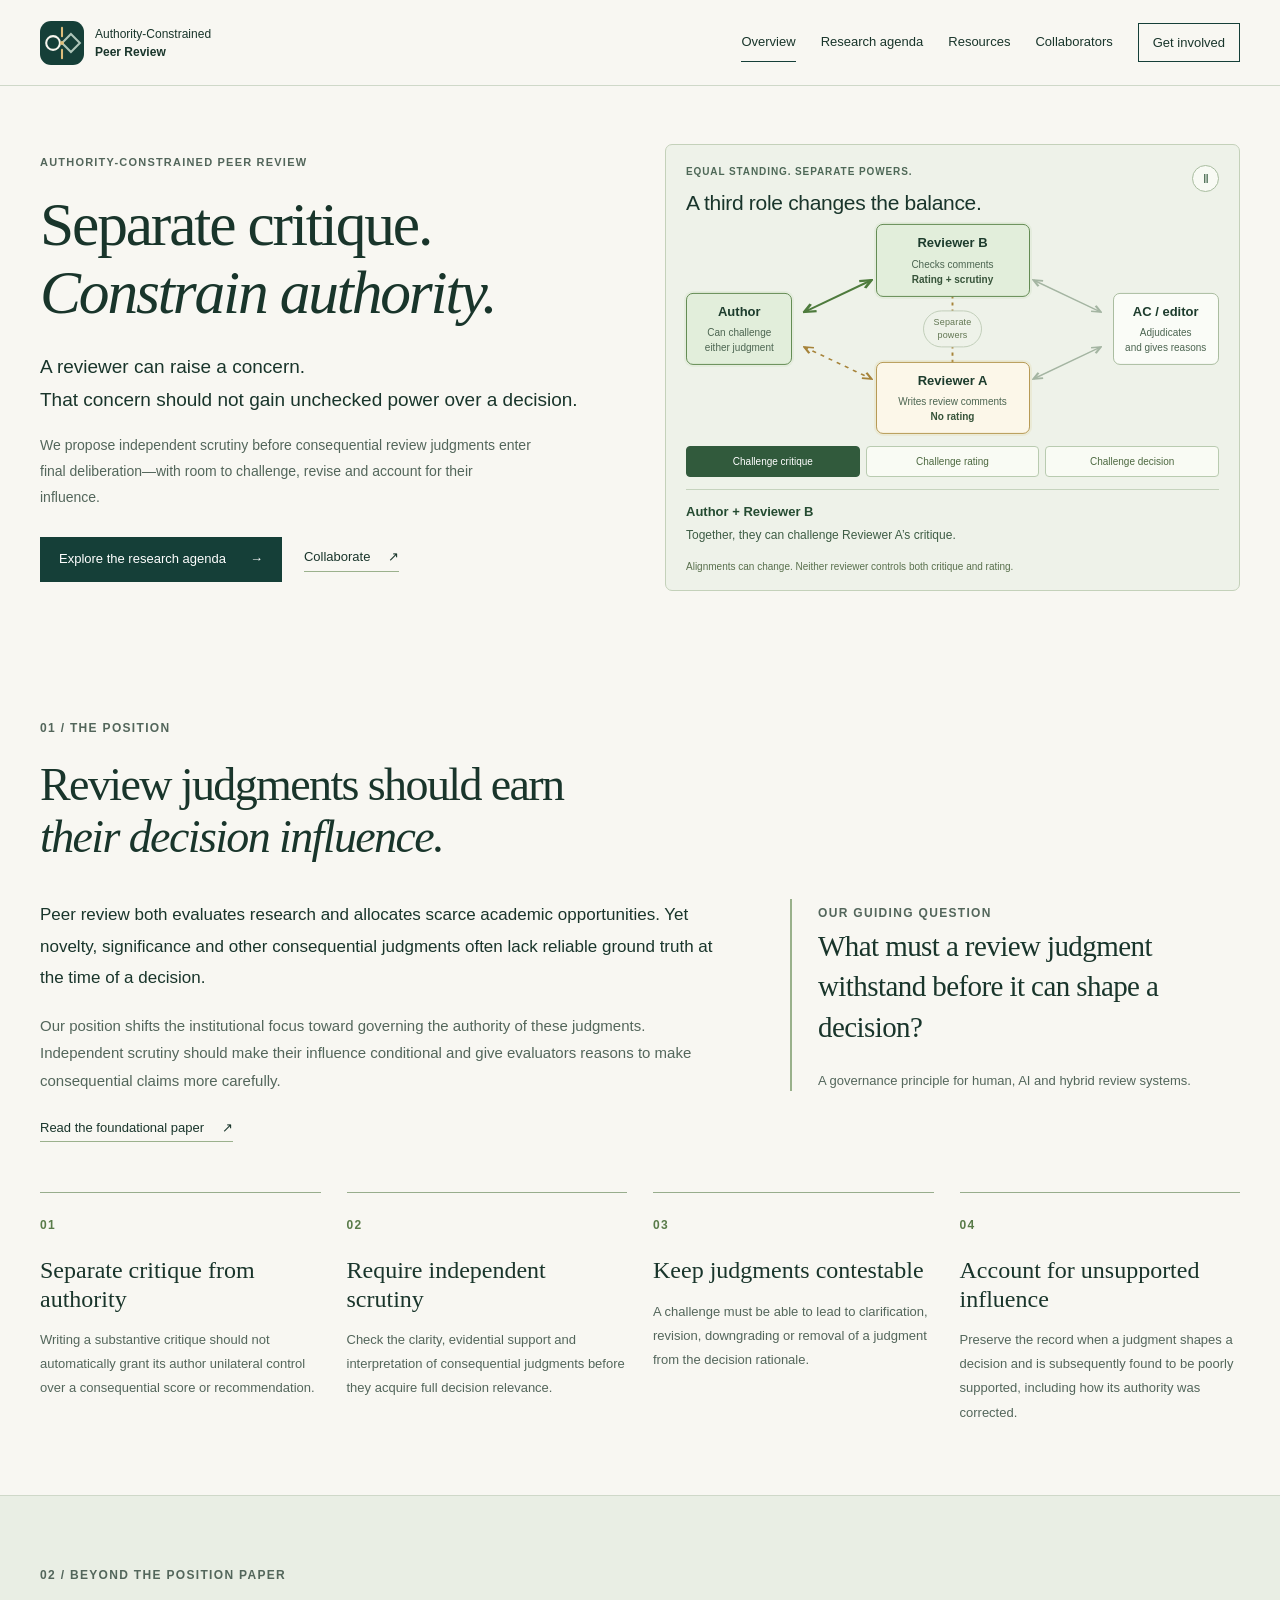
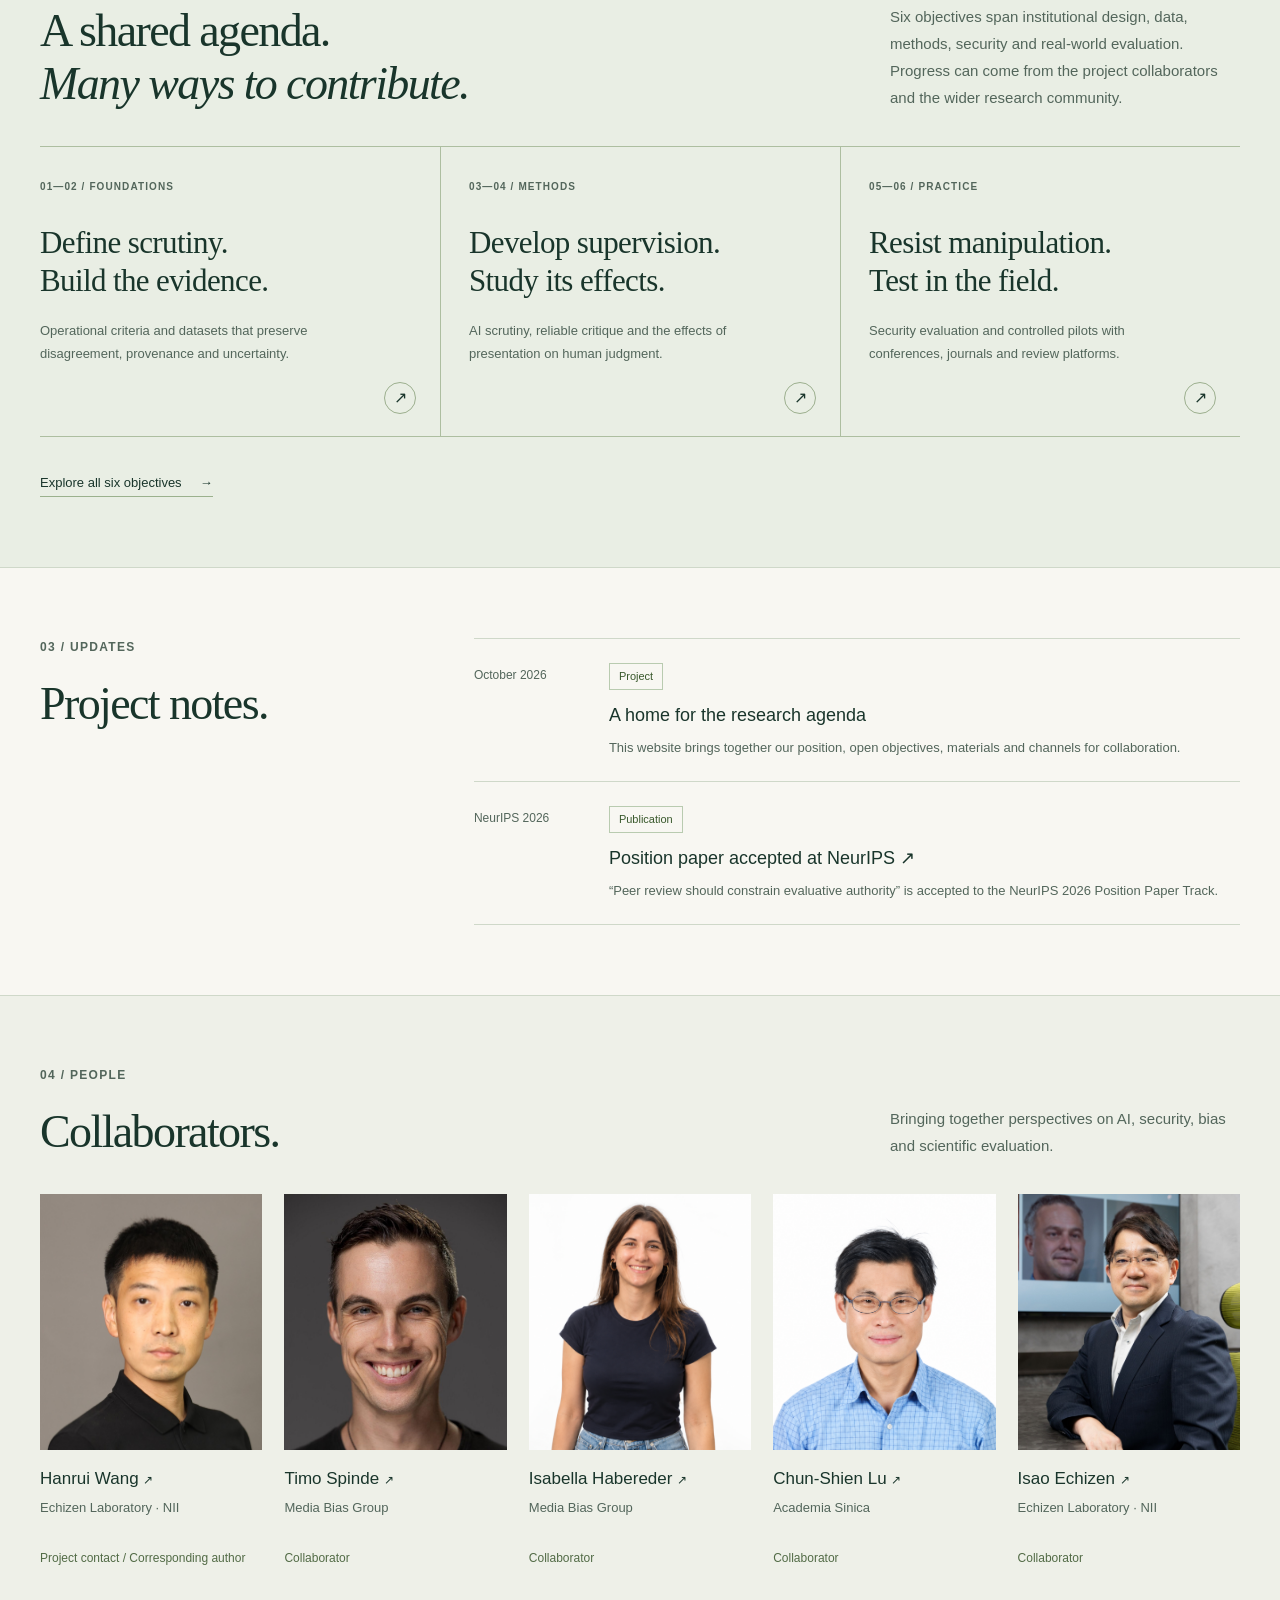
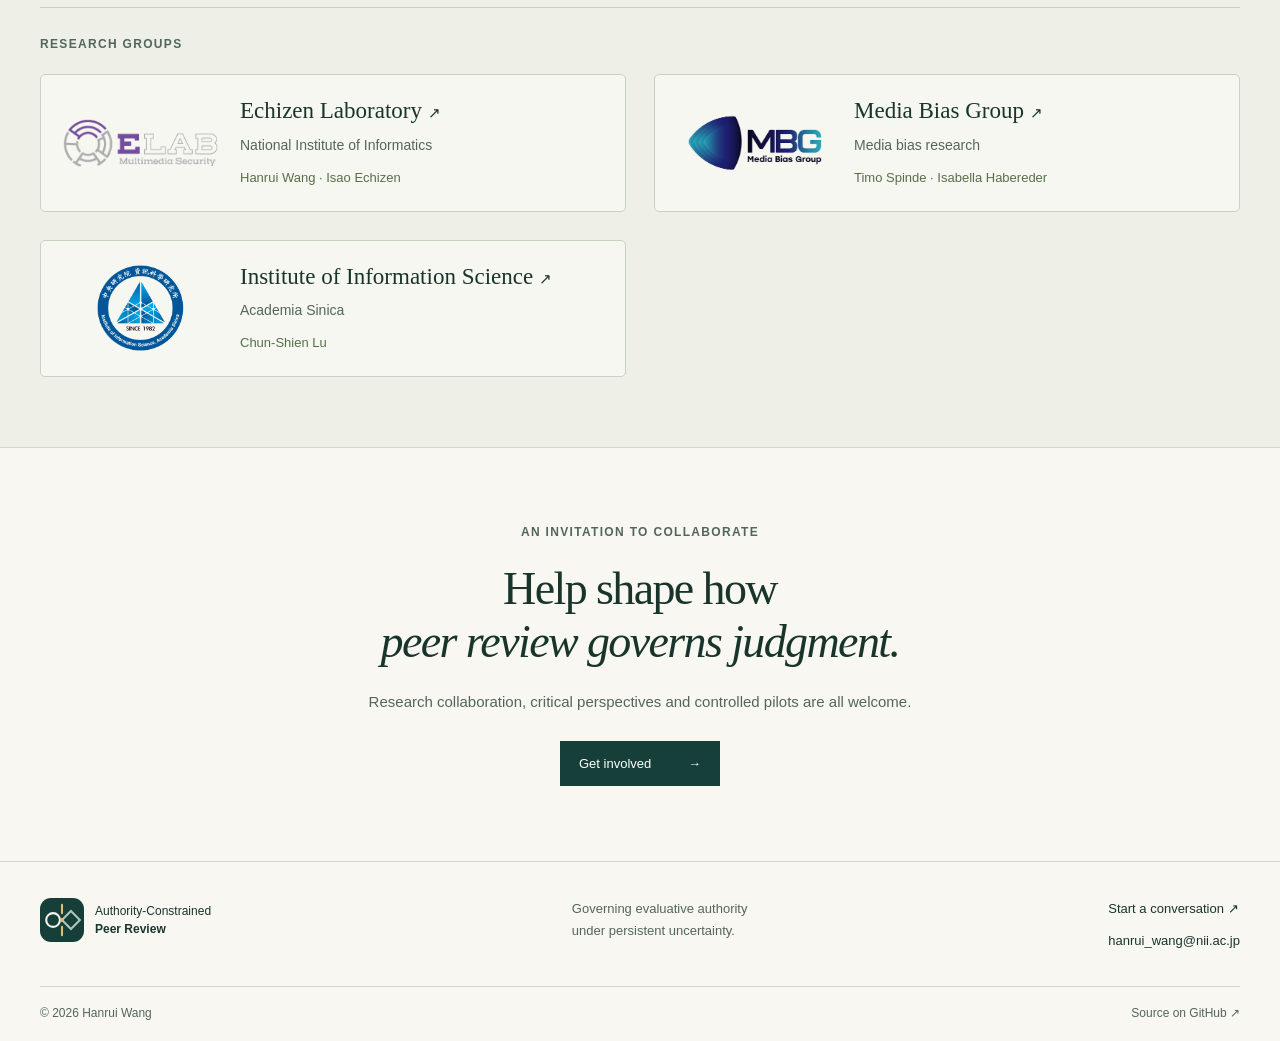
<file: index.html>
<!doctype html>
<html lang="en"><head><meta charset="utf-8"><meta name="viewport" content="width=device-width,initial-scale=1"><title>Overview | Authority-Constrained Peer Review</title><meta name="description" content="A research initiative to govern how uncertain expert judgments acquire decision-making authority in scientific peer review."><meta name="theme-color" content="#153f38"><link rel="canonical" href="https://azrealwang.github.io/authority-constrained-peer-review/"><meta property="og:type" content="website"><meta property="og:title" content="Overview | Authority-Constrained Peer Review"><meta property="og:description" content="A research initiative to govern how uncertain expert judgments acquire decision-making authority in scientific peer review."><meta property="og:url" content="https://azrealwang.github.io/authority-constrained-peer-review/"><meta property="og:image" content="https://azrealwang.github.io/authority-constrained-peer-review/assets/social.png"><meta name="twitter:card" content="summary_large_image"><link rel="icon" href="assets/favicon.svg" type="image/svg+xml"><link rel="stylesheet" href="assets/site.css?v=7"><link rel="stylesheet" href="assets/power-visual.css?v=1"></head><body><a class="skip" href="#main">Skip to content</a><header class="header"><div class="container header-inner"><a class="brand" href="index.html" aria-label="Authority-Constrained Peer Review home"><svg class="brand-mark" viewBox="0 0 64 64" aria-hidden="true"><rect width="64" height="64" rx="16" fill="#153f38"/><circle cx="19" cy="32" r="10" fill="none" stroke="#f7f6ee" stroke-width="3"/><path d="m45 19 13 13-13 13-13-13Z" fill="none" stroke="#afc6ba" stroke-width="3"/><path d="M32 10v12m0 20v12" fill="none" stroke="#ddbd7b" stroke-width="3" stroke-linecap="round"/><circle cx="32" cy="32" r="3" fill="#ddbd7b"/></svg><span>Authority-Constrained<br><strong>Peer Review</strong></span></a><button class="menu-toggle" aria-expanded="false" aria-controls="navigation">Menu <span aria-hidden="true">＋</span></button><nav id="navigation" aria-label="Main navigation"><a href="index.html" aria-current="page">Overview</a><a href="research.html">Research agenda</a><a href="resources.html">Resources</a><a href="index.html#collaborators">Collaborators</a><a href="community.html">Get involved</a></nav></div></header><main id="main">
<section class="position-hero container"><div class="position-hero-copy"><p class="eyebrow">Authority-Constrained Peer Review</p><h1>Separate critique.<br><em>Constrain authority.</em></h1><p class="position-hero-lead">A reviewer can raise a concern.<br>That concern should not gain unchecked power over a decision.</p><p class="position-hero-description">We propose independent scrutiny before consequential review judgments enter final deliberation—with room to challenge, revise and account for their influence.</p><div class="actions"><a class="button primary" href="research.html">Explore the research agenda <span aria-hidden="true">→</span></a><a class="text-link" href="community.html">Collaborate <span aria-hidden="true">↗</span></a></div></div><div class="power-figure role-game" id="role-game" data-alignment="0"><div class="role-game-heading"><div><p class="eyebrow">Equal standing. Separate powers.</p><h2>A third role changes the balance.</h2></div><button id="role-game-play" aria-label="Pause illustration" title="Pause illustration">Ⅱ</button></div><div class="power-graph role-game-graph" role="img" aria-label="Reviewer A writes review comments without a rating. Reviewer B independently checks the comments and provides a rating and scrutiny. The two reviewers have equal standing and separate powers. Authors can align with either reviewer to challenge the other; the two reviewers can jointly challenge the AC/editor's use of their judgments."><svg viewBox="0 0 500 270" preserveAspectRatio="none" aria-hidden="true"><defs><marker id="role-arrow" viewBox="0 0 8 8" refX="7" refY="4" markerWidth="6" markerHeight="6" orient="auto-start-reverse"><path d="m1 1 6 3-6 3" fill="none" stroke="context-stroke" stroke-width="1.3"/></marker></defs><path class="role-line line-author-b" d="M111 113 174 73"/><path class="role-line line-author-a" d="M111 157 174 197"/><path class="role-line line-b-chair" d="M326 73 389 113"/><path class="role-line line-a-chair" d="M326 197 389 157"/><path class="role-line line-reviewers" d="M250 83v104"/></svg><div class="power-node role-node role-author"><strong>Author</strong><span>Can challenge<br>either judgment</span></div><div class="power-node role-node role-reviewer role-b"><strong>Reviewer B</strong><span>Checks comments<br><b>Rating + scrutiny</b></span></div><div class="power-node role-node role-reviewer role-a"><strong>Reviewer A</strong><span>Writes review comments<br><b>No rating</b></span></div><div class="power-node role-node role-chair"><strong>AC / editor</strong><span>Adjudicates<br>and gives reasons</span></div><div class="role-separation" aria-hidden="true"><span>Separate</span><span>powers</span></div></div><div class="role-game-choices" role="group" aria-label="Explore changing alignments"><button data-alignment-choice="0" aria-pressed="true">Challenge critique</button><button data-alignment-choice="1" aria-pressed="false">Challenge rating</button><button data-alignment-choice="2" aria-pressed="false">Challenge decision</button></div><div class="role-game-caption"><p id="role-game-title">Author + Reviewer B</p><p id="role-game-description">Together, they can challenge Reviewer A’s critique.</p></div><p class="role-game-note">Alignments can change. Neither reviewer controls both critique and rating.</p><span class="role-game-announcement" id="role-game-announcement" aria-live="polite"></span><noscript><p class="role-game-note">Authors can also align with Reviewer A to challenge Reviewer B; both reviewers can question how the AC/editor uses their judgments.</p></noscript></div>
</section><section class="section container" id="vision"><div class="section-intro"><p class="eyebrow">01 / The position</p><h2>Review judgments should earn<br><em>their decision influence.</em></h2></div><div class="position-layout"><div class="position-lead"><p>Peer review both evaluates research and allocates scarce academic opportunities. Yet novelty, significance and other consequential judgments often lack reliable ground truth at the time of a decision.</p><p>Our position shifts the institutional focus toward governing the authority of these judgments. Independent scrutiny should make their influence conditional and give evaluators reasons to make consequential claims more carefully.</p><a class="text-link" href="resources.html#paper">Read the foundational paper <span aria-hidden="true">↗</span></a></div><div class="position-aside"><span class="eyebrow">Our guiding question</span><blockquote>What must a review judgment withstand before it can shape a decision?</blockquote><p>A governance principle for human, AI and hybrid review systems.</p></div></div><div class="principles"><article class="principle"><span class="num">01</span><h3>Separate critique from authority</h3><p>Writing a substantive critique should not automatically grant its author unilateral control over a consequential score or recommendation.</p></article><article class="principle"><span class="num">02</span><h3>Require independent scrutiny</h3><p>Check the clarity, evidential support and interpretation of consequential judgments before they acquire full decision relevance.</p></article><article class="principle"><span class="num">03</span><h3>Keep judgments contestable</h3><p>A challenge must be able to lead to clarification, revision, downgrading or removal of a judgment from the decision rationale.</p></article><article class="principle"><span class="num">04</span><h3>Account for unsupported influence</h3><p>Preserve the record when a judgment shapes a decision and is subsequently found to be poorly supported, including how its authority was corrected.</p></article></div></section>
<section class="section agenda-section"><div class="container"><div class="section-top"><div><p class="eyebrow">02 / Beyond the position paper</p><h2>A shared agenda.<br><em>Many ways to contribute.</em></h2></div><p class="section-summary">Six objectives span institutional design, data, methods, security and real-world evaluation. Progress can come from the project collaborators and the wider research community.</p></div><div class="agenda-preview"><a href="research.html#objective-1"><span class="num">01—02 / Foundations</span><h3>Define scrutiny.<br>Build the evidence.</h3><p>Operational criteria and datasets that preserve disagreement, provenance and uncertainty.</p><span class="round-arrow" aria-hidden="true">↗</span></a><a href="research.html#objective-3"><span class="num">03—04 / Methods</span><h3>Develop supervision.<br>Study its effects.</h3><p>AI scrutiny, reliable critique and the effects of presentation on human judgment.</p><span class="round-arrow" aria-hidden="true">↗</span></a><a href="research.html#objective-5"><span class="num">05—06 / Practice</span><h3>Resist manipulation.<br>Test in the field.</h3><p>Security evaluation and controlled pilots with conferences, journals and review platforms.</p><span class="round-arrow" aria-hidden="true">↗</span></a></div><a class="text-link" href="research.html">Explore all six objectives <span aria-hidden="true">→</span></a></div></section>
<section class="section container news-section" id="news"><div><p class="eyebrow">03 / Updates</p><h2>Project notes.</h2></div><div class="news-list"><article><span class="news-date">October 2026</span><div><span class="tag">Project</span><h3>A home for the research agenda</h3><p>This website brings together our position, open objectives, materials and channels for collaboration.</p></div></article><article><span class="news-date">NeurIPS 2026</span><div><span class="tag">Publication</span><h3><a href="https://neurips.cc/virtual/2026/poster/140021" target="_blank" rel="noopener noreferrer">Position paper accepted at NeurIPS <span aria-hidden="true">↗</span></a></h3><p>“Peer review should constrain evaluative authority” is accepted to the NeurIPS 2026 Position Paper Track.</p></div></article></div></section>
<section class="section team-section" id="collaborators"><div class="container"><div class="section-top"><div><p class="eyebrow">04 / People</p><h2>Collaborators.</h2></div><p class="section-summary">Bringing together perspectives on AI, security, bias and scientific evaluation.</p></div><div class="team-grid"><article class="person"><a class="portrait-link" href="https://azrealwang.github.io/" target="_blank" rel="noopener noreferrer"><img src="assets/people/hanrui.jpg" alt="Hanrui Wang" loading="lazy" width="400" height="480"></a><h3><a href="https://azrealwang.github.io/" target="_blank" rel="noopener noreferrer">Hanrui Wang <span aria-hidden="true">↗</span></a></h3><p>Echizen Laboratory · NII</p><span class="person-role">Project contact / Corresponding author</span></article><article class="person"><a class="portrait-link" href="https://timospinde.com/" target="_blank" rel="noopener noreferrer"><img src="assets/people/timo.jpg" alt="Timo Spinde" loading="lazy" width="400" height="480"></a><h3><a href="https://timospinde.com/" target="_blank" rel="noopener noreferrer">Timo Spinde <span aria-hidden="true">↗</span></a></h3><p>Media Bias Group</p><span class="person-role">Collaborator</span></article><article class="person"><a class="portrait-link" href="https://media-bias-research.org/team/isabella-habereder/" target="_blank" rel="noopener noreferrer"><img src="assets/people/isabella.png" alt="Isabella Habereder" loading="lazy" width="400" height="480"></a><h3><a href="https://media-bias-research.org/team/isabella-habereder/" target="_blank" rel="noopener noreferrer">Isabella Habereder <span aria-hidden="true">↗</span></a></h3><p>Media Bias Group</p><span class="person-role">Collaborator</span></article><article class="person"><a class="portrait-link" href="https://homepage.iis.sinica.edu.tw/pages/lcs/vita_en.html" target="_blank" rel="noopener noreferrer"><img src="assets/people/lu-restored.png" alt="Chun-Shien Lu" loading="lazy" width="400" height="480"></a><h3><a href="https://homepage.iis.sinica.edu.tw/pages/lcs/vita_en.html" target="_blank" rel="noopener noreferrer">Chun-Shien Lu <span aria-hidden="true">↗</span></a></h3><p>Academia Sinica</p><span class="person-role">Collaborator</span></article><article class="person"><a class="portrait-link" href="https://research.nii.ac.jp/~iechizen/official/members_echizen-e.html" target="_blank" rel="noopener noreferrer"><img src="assets/people/echizen.jpg" alt="Isao Echizen" loading="lazy" width="400" height="480"></a><h3><a href="https://research.nii.ac.jp/~iechizen/official/members_echizen-e.html" target="_blank" rel="noopener noreferrer">Isao Echizen <span aria-hidden="true">↗</span></a></h3><p>Echizen Laboratory · NII</p><span class="person-role">Collaborator</span></article></div><div class="group-connections"><p class="eyebrow">Research groups</p><div class="group-grid"><a class="group-link" href="https://research.nii.ac.jp/~iechizen/official/index-e.html" target="_blank" rel="noopener noreferrer"><div class="official-logo"><img src="assets/organizations/elab.png" alt="Echizen Laboratory official logo" width="220" height="100" loading="lazy"></div><div><h3>Echizen Laboratory <span aria-hidden="true">↗</span></h3><p>National Institute of Informatics</p><span>Hanrui Wang · Isao Echizen</span></div></a><a class="group-link" href="https://media-bias-research.org/" target="_blank" rel="noopener noreferrer"><div class="official-logo"><img src="assets/organizations/mbg.png" alt="Media Bias Group official logo" width="220" height="100" loading="lazy"></div><div><h3>Media Bias Group <span aria-hidden="true">↗</span></h3><p>Media bias research</p><span>Timo Spinde · Isabella Habereder</span></div></a><a class="group-link" href="https://www.iis.sinica.edu.tw/en/index.html" target="_blank" rel="noopener noreferrer"><div class="official-logo"><img src="assets/organizations/iis.png" alt="Institute of Information Science, Academia Sinica official logo" width="140" height="140" loading="lazy"></div><div><h3>Institute of Information Science <span aria-hidden="true">↗</span></h3><p>Academia Sinica</p><span>Chun-Shien Lu</span></div></a></div></div></div></section>
<section class="container invitation"><p class="eyebrow">An invitation to collaborate</p><h2>Help shape how<br><em>peer review governs judgment.</em></h2><p>Research collaboration, critical perspectives and controlled pilots are all welcome.</p><a class="button primary" href="community.html">Get involved <span aria-hidden="true">→</span></a></section></main><footer class="footer"><div class="container footer-top"><a class="brand" href="index.html"><svg class="brand-mark" viewBox="0 0 64 64" aria-hidden="true"><rect width="64" height="64" rx="16" fill="#153f38"/><circle cx="19" cy="32" r="10" fill="none" stroke="#f7f6ee" stroke-width="3"/><path d="m45 19 13 13-13 13-13-13Z" fill="none" stroke="#afc6ba" stroke-width="3"/><path d="M32 10v12m0 20v12" fill="none" stroke="#ddbd7b" stroke-width="3" stroke-linecap="round"/><circle cx="32" cy="32" r="3" fill="#ddbd7b"/></svg><span>Authority-Constrained<br><strong>Peer Review</strong></span></a><p>Governing evaluative authority<br>under persistent uncertainty.</p><div><a href="community.html">Start a conversation <span aria-hidden="true">↗</span></a><a data-email href="mailto:hanrui_wang@nii.ac.jp">hanrui_wang@nii.ac.jp</a></div></div><div class="container footer-bottom"><span>© 2026 Hanrui Wang</span><a href="https://github.com/azrealwang/authority-constrained-peer-review" data-repo>Source on GitHub <span aria-hidden="true">↗</span></a></div></footer><div class="toast" role="status" aria-live="polite"></div><script src="assets/config.js?v=2"></script><script src="assets/site.js?v=5"></script><script src="assets/power-visual.js?v=2"></script></body></html>
</file>
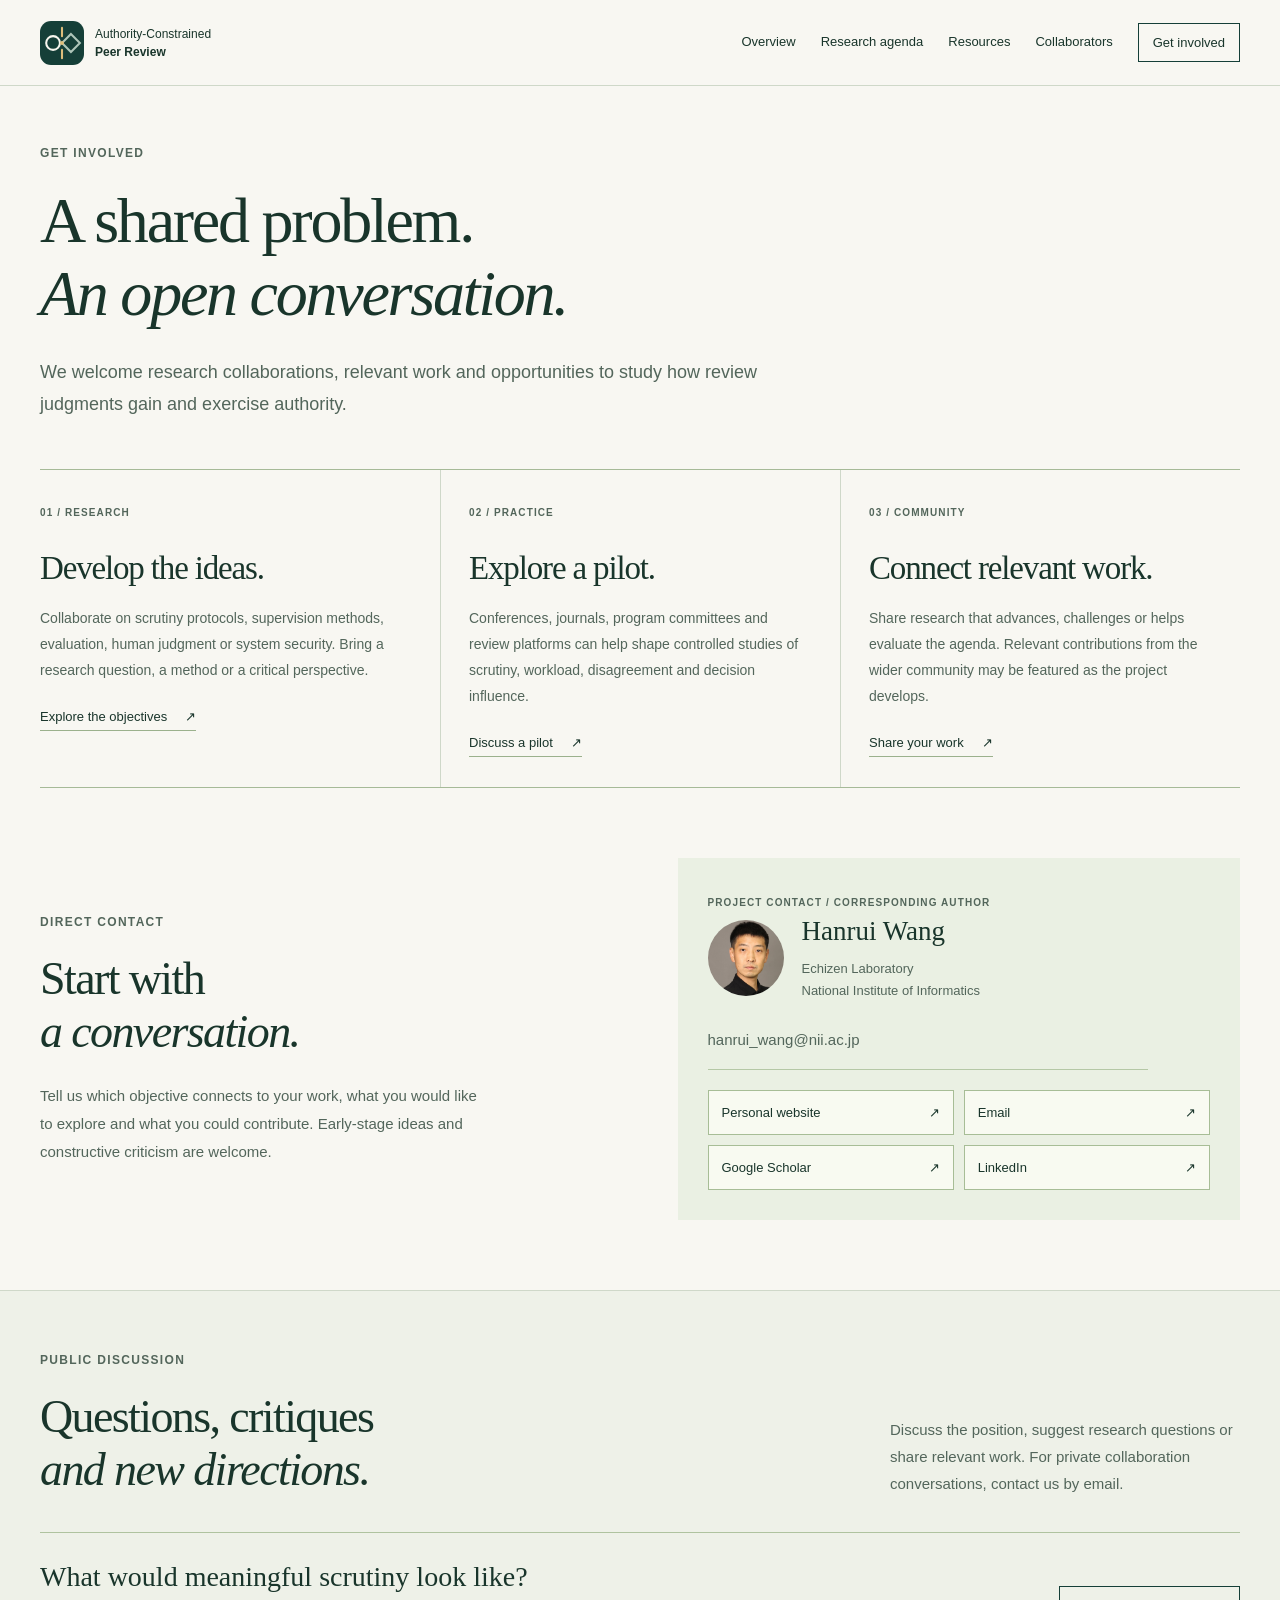
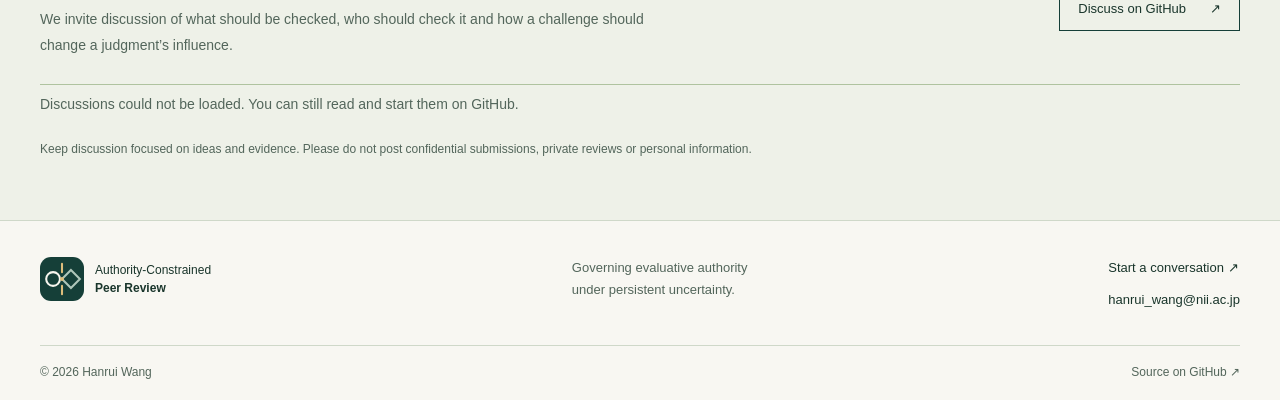
<file: community.html>
<!doctype html>
<html lang="en"><head><meta charset="utf-8"><meta name="viewport" content="width=device-width,initial-scale=1"><title>Get involved | Authority-Constrained Peer Review</title><meta name="description" content="Collaborate on research, share relevant work or discuss controlled pilots for authority-constrained peer review."><meta name="theme-color" content="#153f38"><link rel="canonical" href="https://azrealwang.github.io/authority-constrained-peer-review/community.html"><meta property="og:type" content="website"><meta property="og:title" content="Get involved | Authority-Constrained Peer Review"><meta property="og:description" content="Collaborate on research, share relevant work or discuss controlled pilots for authority-constrained peer review."><meta property="og:url" content="https://azrealwang.github.io/authority-constrained-peer-review/community.html"><meta property="og:image" content="https://azrealwang.github.io/authority-constrained-peer-review/assets/social.png"><meta name="twitter:card" content="summary_large_image"><link rel="icon" href="assets/favicon.svg" type="image/svg+xml"><link rel="stylesheet" href="assets/site.css?v=7"></head><body><a class="skip" href="#main">Skip to content</a><header class="header"><div class="container header-inner"><a class="brand" href="index.html" aria-label="Authority-Constrained Peer Review home"><svg class="brand-mark" viewBox="0 0 64 64" aria-hidden="true"><rect width="64" height="64" rx="16" fill="#153f38"/><circle cx="19" cy="32" r="10" fill="none" stroke="#f7f6ee" stroke-width="3"/><path d="m45 19 13 13-13 13-13-13Z" fill="none" stroke="#afc6ba" stroke-width="3"/><path d="M32 10v12m0 20v12" fill="none" stroke="#ddbd7b" stroke-width="3" stroke-linecap="round"/><circle cx="32" cy="32" r="3" fill="#ddbd7b"/></svg><span>Authority-Constrained<br><strong>Peer Review</strong></span></a><button class="menu-toggle" aria-expanded="false" aria-controls="navigation">Menu <span aria-hidden="true">＋</span></button><nav id="navigation" aria-label="Main navigation"><a href="index.html">Overview</a><a href="research.html">Research agenda</a><a href="resources.html">Resources</a><a href="index.html#collaborators">Collaborators</a><a href="community.html" aria-current="page">Get involved</a></nav></div></header><main id="main">
<section class="page-hero container"><p class="eyebrow">Get involved</p><h1>A shared problem.<br><em>An open conversation.</em></h1><p class="page-deck">We welcome research collaborations, relevant work and opportunities to study how review judgments gain and exercise authority.</p></section>
<section class="container collaboration-grid"><article><span class="num">01 / Research</span><h2>Develop the ideas.</h2><p>Collaborate on scrutiny protocols, supervision methods, evaluation, human judgment or system security. Bring a research question, a method or a critical perspective.</p><a href="research.html" class="text-link">Explore the objectives <span aria-hidden="true">↗</span></a></article><article><span class="num">02 / Practice</span><h2>Explore a pilot.</h2><p>Conferences, journals, program committees and review platforms can help shape controlled studies of scrutiny, workload, disagreement and decision influence.</p><a data-email-subject="Authority-constrained peer review: pilot collaboration" href="mailto:hanrui_wang@nii.ac.jp?subject=Authority-constrained%20peer%20review%3A%20pilot%20collaboration" class="text-link">Discuss a pilot <span aria-hidden="true">↗</span></a></article><article><span class="num">03 / Community</span><h2>Connect relevant work.</h2><p>Share research that advances, challenges or helps evaluate the agenda. Relevant contributions from the wider community may be featured as the project develops.</p><a data-email-subject="Authority-constrained peer review: relevant work" href="mailto:hanrui_wang@nii.ac.jp?subject=Authority-constrained%20peer%20review%3A%20relevant%20work" class="text-link">Share your work <span aria-hidden="true">↗</span></a></article></section>
<section class="section container contact-section" id="contact"><div><p class="eyebrow">Direct contact</p><h2>Start with<br><em>a conversation.</em></h2><p>Tell us which objective connects to your work, what you would like to explore and what you could contribute. Early-stage ideas and constructive criticism are welcome.</p></div><div class="contact-card"><span class="eyebrow">Project contact / Corresponding author</span><div class="contact-person"><img src="assets/people/hanrui.jpg" alt="Hanrui Wang" width="76" height="76" loading="lazy"><div><h3>Hanrui Wang</h3><p>Echizen Laboratory<br>National Institute of Informatics</p></div></div><p class="contact-email">hanrui_wang@nii.ac.jp</p><div class="contact-links"><a href="https://azrealwang.github.io/" target="_blank" rel="noopener noreferrer">Personal website <span aria-hidden="true">↗</span></a><a data-email href="mailto:hanrui_wang@nii.ac.jp">Email <span aria-hidden="true">↗</span></a><a href="https://scholar.google.com/citations?user=1XTseJEAAAAJ" target="_blank" rel="noopener noreferrer">Google Scholar <span aria-hidden="true">↗</span></a><a href="https://www.linkedin.com/in/hanruiwang1988/" target="_blank" rel="noopener noreferrer">LinkedIn <span aria-hidden="true">↗</span></a></div></div></section>
<section class="discussion-section" id="discussion"><div class="container"><div class="section-top"><div><p class="eyebrow">Public discussion</p><h2>Questions, critiques<br><em>and new directions.</em></h2></div><p class="section-summary">Discuss the position, suggest research questions or share relevant work. For private collaboration conversations, contact us by email.</p></div><div class="discussion-invitation"><div><h3>What would meaningful scrutiny look like?</h3><p>We invite discussion of what should be checked, who should check it and how a challenge should change a judgment’s influence.</p></div><a class="button outline" href="https://github.com/azrealwang/authority-constrained-peer-review/discussions" data-discussions target="_blank" rel="noopener noreferrer">Discuss on GitHub <span aria-hidden="true">↗</span></a></div><div id="discussion-list" class="discussion-list" aria-live="polite"><p class="discussion-status">Loading discussions…</p></div><p class="discussion-guidance">Keep discussion focused on ideas and evidence. Please do not post confidential submissions, private reviews or personal information.</p></div></section></main><footer class="footer"><div class="container footer-top"><a class="brand" href="index.html"><svg class="brand-mark" viewBox="0 0 64 64" aria-hidden="true"><rect width="64" height="64" rx="16" fill="#153f38"/><circle cx="19" cy="32" r="10" fill="none" stroke="#f7f6ee" stroke-width="3"/><path d="m45 19 13 13-13 13-13-13Z" fill="none" stroke="#afc6ba" stroke-width="3"/><path d="M32 10v12m0 20v12" fill="none" stroke="#ddbd7b" stroke-width="3" stroke-linecap="round"/><circle cx="32" cy="32" r="3" fill="#ddbd7b"/></svg><span>Authority-Constrained<br><strong>Peer Review</strong></span></a><p>Governing evaluative authority<br>under persistent uncertainty.</p><div><a href="community.html">Start a conversation <span aria-hidden="true">↗</span></a><a data-email href="mailto:hanrui_wang@nii.ac.jp">hanrui_wang@nii.ac.jp</a></div></div><div class="container footer-bottom"><span>© 2026 Hanrui Wang</span><a href="https://github.com/azrealwang/authority-constrained-peer-review" data-repo>Source on GitHub <span aria-hidden="true">↗</span></a></div></footer><div class="toast" role="status" aria-live="polite"></div><script src="assets/config.js?v=2"></script><script src="assets/site.js?v=5"></script></body></html>
</file>
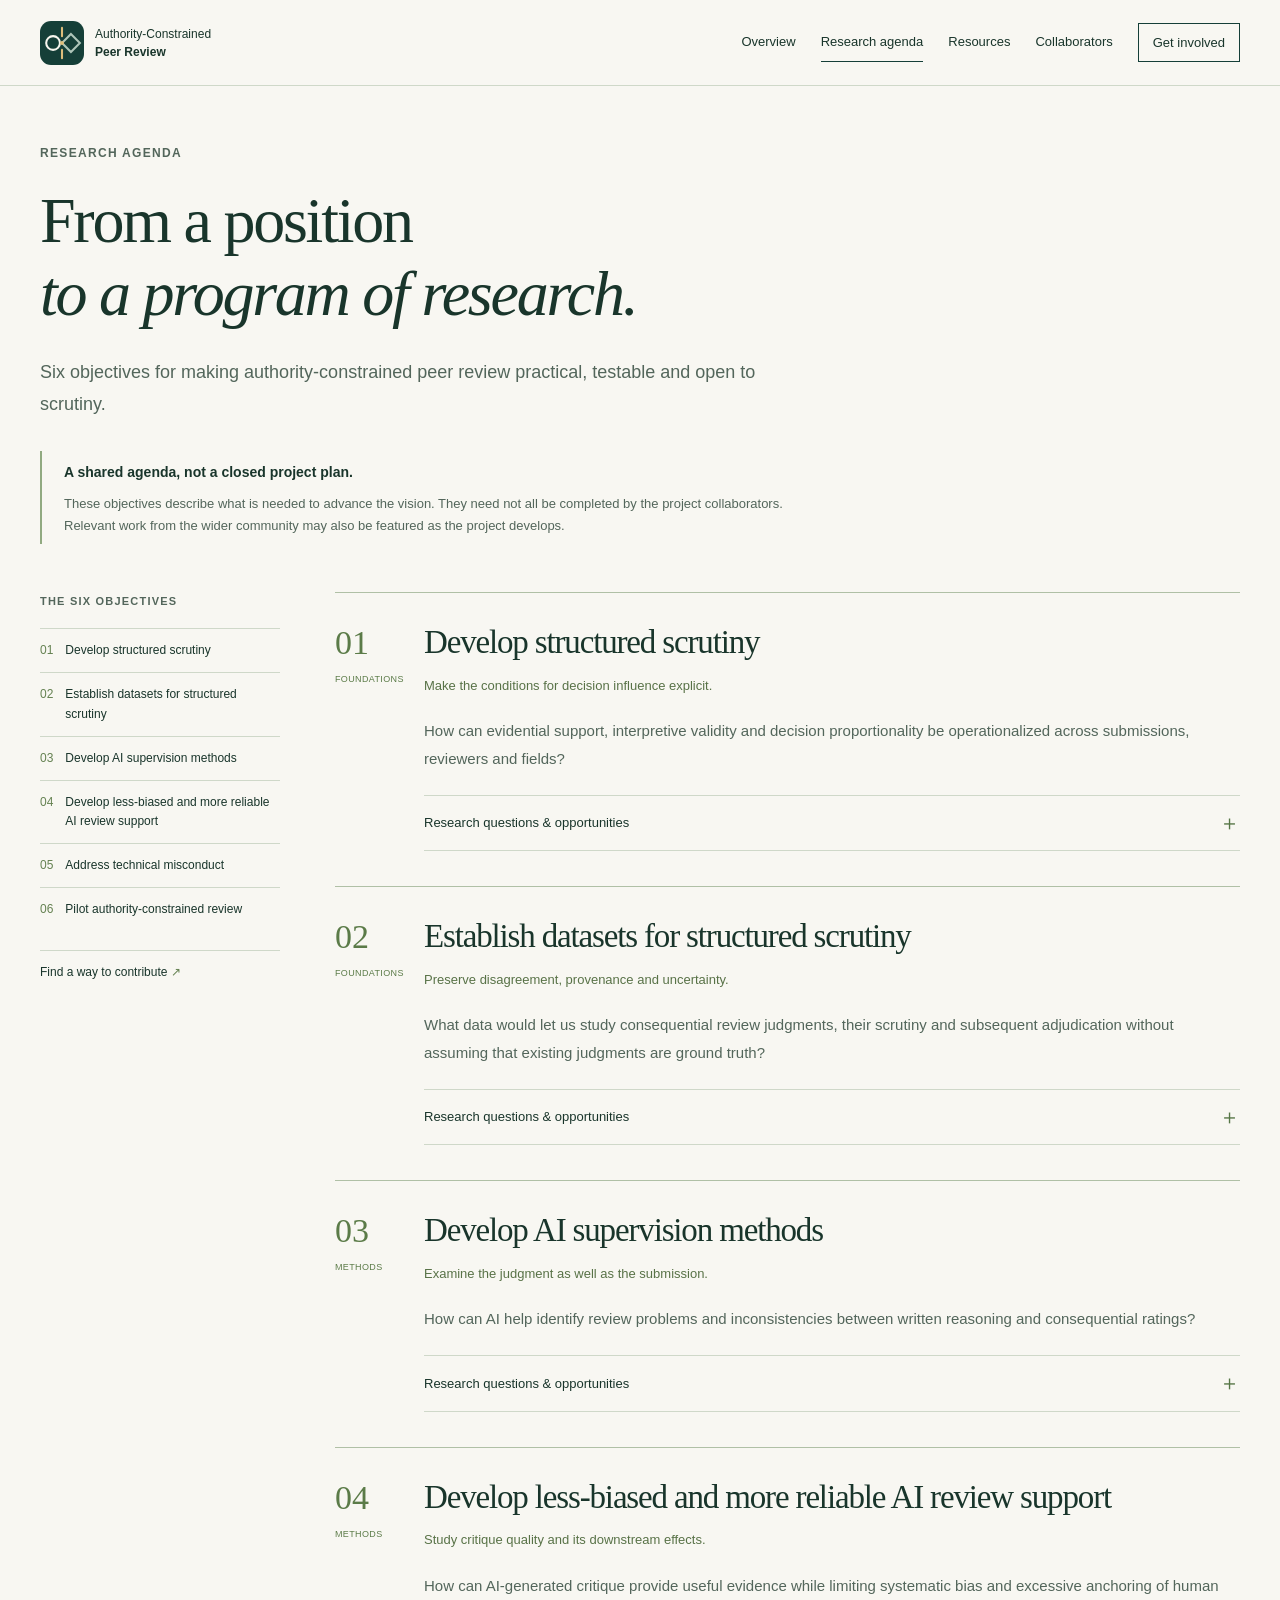
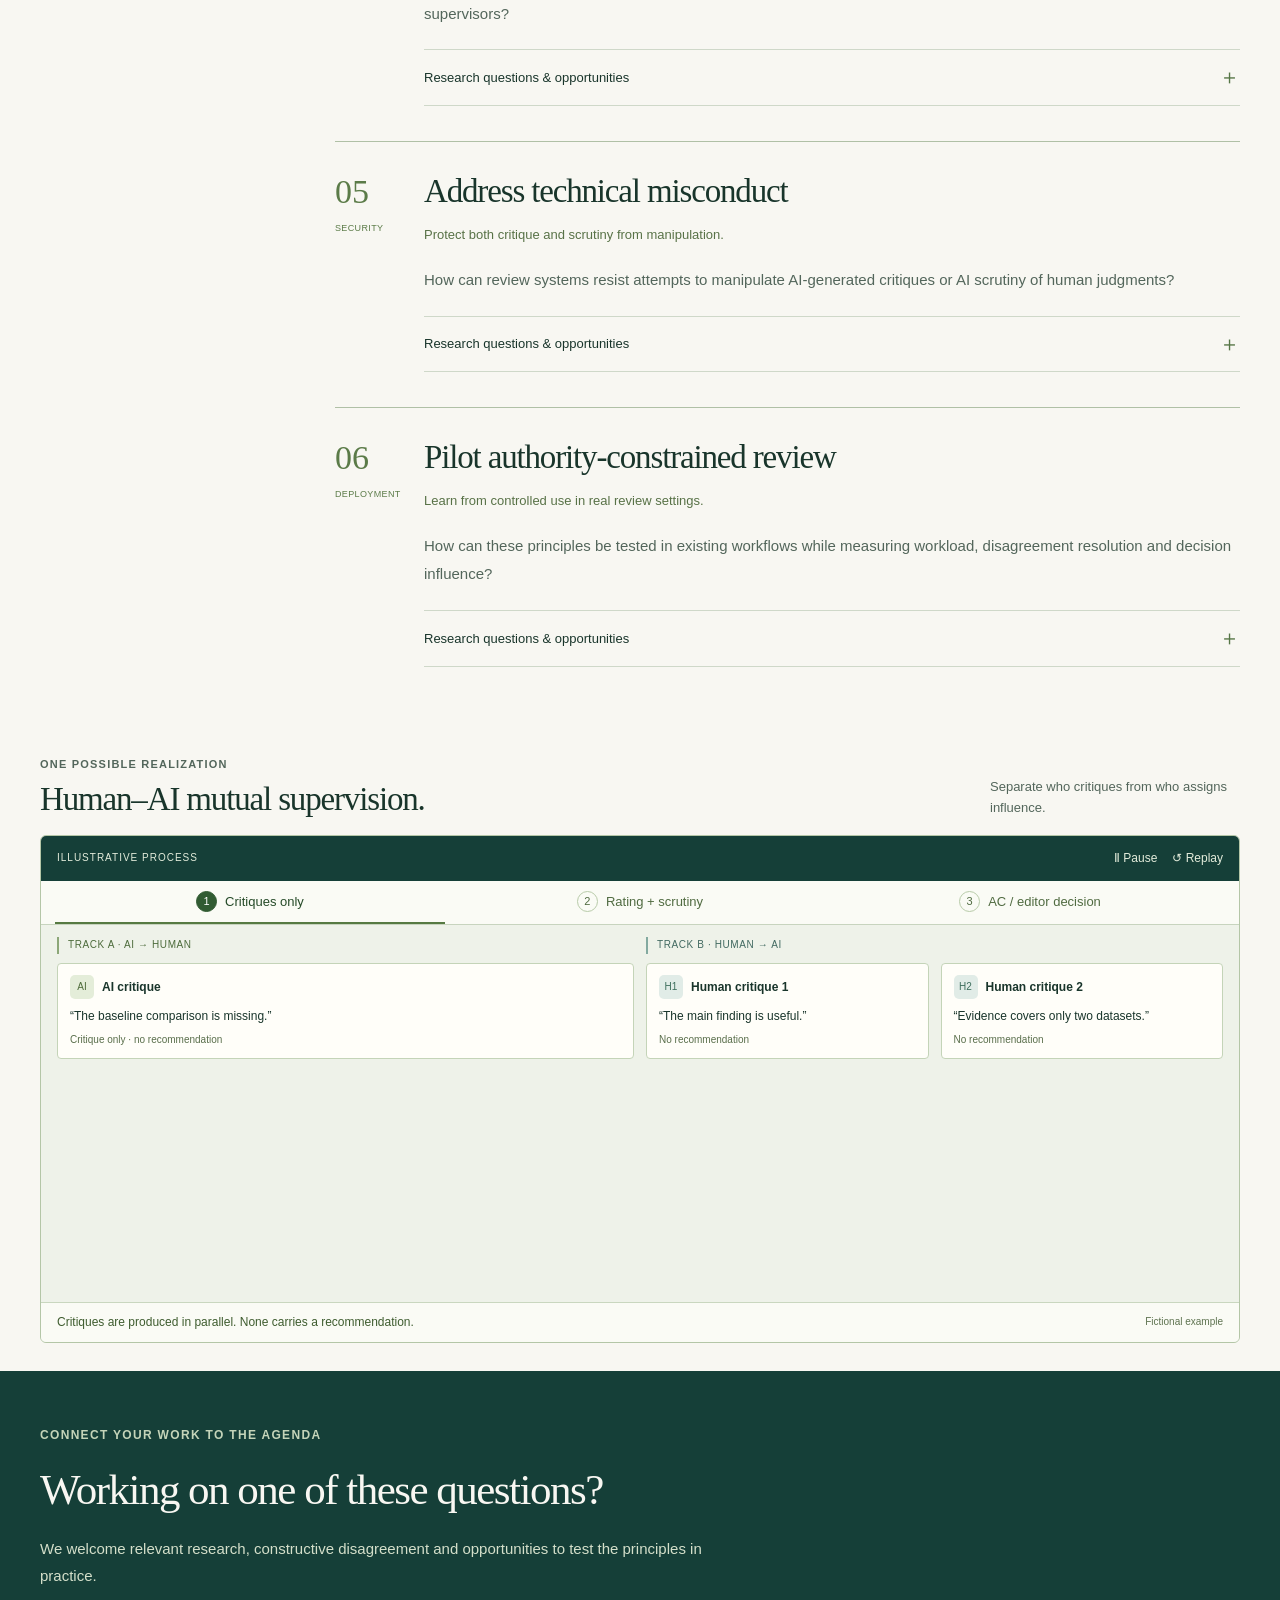
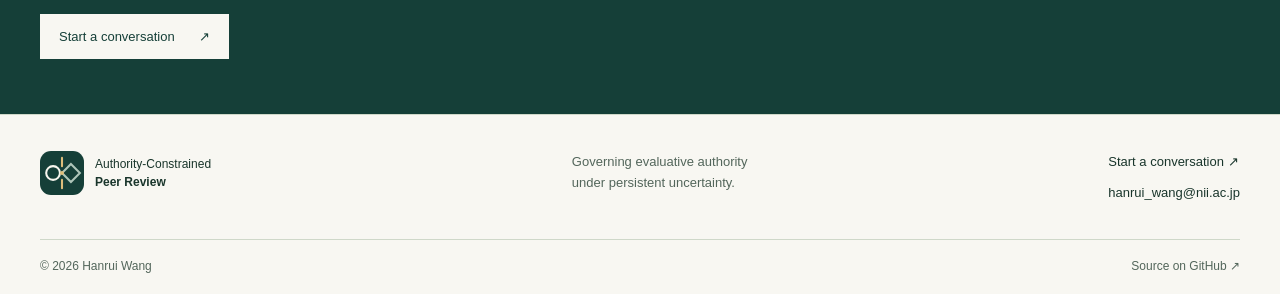
<file: research.html>
<!doctype html>
<html lang="en"><head><meta charset="utf-8"><meta name="viewport" content="width=device-width,initial-scale=1"><title>Research agenda | Authority-Constrained Peer Review</title><meta name="description" content="Six shared objectives for developing and evaluating authority-constrained peer review: scrutiny, datasets, supervision, reliable critique, security and pilots."><meta name="theme-color" content="#153f38"><link rel="canonical" href="https://azrealwang.github.io/authority-constrained-peer-review/research.html"><meta property="og:type" content="website"><meta property="og:title" content="Research agenda | Authority-Constrained Peer Review"><meta property="og:description" content="Six shared objectives for developing and evaluating authority-constrained peer review: scrutiny, datasets, supervision, reliable critique, security and pilots."><meta property="og:url" content="https://azrealwang.github.io/authority-constrained-peer-review/research.html"><meta property="og:image" content="https://azrealwang.github.io/authority-constrained-peer-review/assets/social.png"><meta name="twitter:card" content="summary_large_image"><link rel="icon" href="assets/favicon.svg" type="image/svg+xml"><link rel="stylesheet" href="assets/site.css?v=7"></head><body><a class="skip" href="#main">Skip to content</a><header class="header"><div class="container header-inner"><a class="brand" href="index.html" aria-label="Authority-Constrained Peer Review home"><svg class="brand-mark" viewBox="0 0 64 64" aria-hidden="true"><rect width="64" height="64" rx="16" fill="#153f38"/><circle cx="19" cy="32" r="10" fill="none" stroke="#f7f6ee" stroke-width="3"/><path d="m45 19 13 13-13 13-13-13Z" fill="none" stroke="#afc6ba" stroke-width="3"/><path d="M32 10v12m0 20v12" fill="none" stroke="#ddbd7b" stroke-width="3" stroke-linecap="round"/><circle cx="32" cy="32" r="3" fill="#ddbd7b"/></svg><span>Authority-Constrained<br><strong>Peer Review</strong></span></a><button class="menu-toggle" aria-expanded="false" aria-controls="navigation">Menu <span aria-hidden="true">＋</span></button><nav id="navigation" aria-label="Main navigation"><a href="index.html">Overview</a><a href="research.html" aria-current="page">Research agenda</a><a href="resources.html">Resources</a><a href="index.html#collaborators">Collaborators</a><a href="community.html">Get involved</a></nav></div></header><main id="main">
<section class="page-hero container"><p class="eyebrow">Research agenda</p><h1>From a position<br><em>to a program of research.</em></h1><p class="page-deck">Six objectives for making authority-constrained peer review practical, testable and open to scrutiny.</p><div class="editorial-note"><strong>A shared agenda, not a closed project plan.</strong><p>These objectives describe what is needed to advance the vision. They need not all be completed by the project collaborators. Relevant work from the wider community may also be featured as the project develops.</p></div></section>
<section class="container agenda-layout"><aside class="agenda-nav" aria-label="Objectives"><p class="eyebrow">The six objectives</p><a href="#objective-1"><span>01</span> Develop structured scrutiny</a><a href="#objective-2"><span>02</span> Establish datasets for structured scrutiny</a><a href="#objective-3"><span>03</span> Develop AI supervision methods</a><a href="#objective-4"><span>04</span> Develop less-biased and more reliable AI review support</a><a href="#objective-5"><span>05</span> Address technical misconduct</a><a href="#objective-6"><span>06</span> Pilot authority-constrained review</a><a class="agenda-contact" href="community.html">Find a way to contribute <span aria-hidden="true">↗</span></a></aside><div class="objectives"><article class="objective" id="objective-1"><div class="objective-number">01<span>Foundations</span></div><div class="objective-body"><h2>Develop structured scrutiny</h2><p class="objective-sub">Make the conditions for decision influence explicit.</p><p class="objective-question">How can evidential support, interpretive validity and decision proportionality be operationalized across submissions, reviewers and fields?</p><details><summary>Research questions &amp; opportunities <span aria-hidden="true">＋</span></summary><div class="objective-details"><ul><li>Map concrete review failure modes to the three scrutiny dimensions.</li><li>Distinguish legitimate differences in interpretation from unsupported claims.</li><li>Study when a valid criticism warrants the decision influence assigned to it.</li></ul><div class="detail-columns"><div><h3>Potential contributions</h3><p>Operational definitions, scrutiny protocols and studies of consistency and usefulness.</p></div><div><h3>Relevant perspectives</h3><p>Metascience, scientific evaluation, institutional governance and domain expertise.</p></div></div><a class="text-link" data-objective="1" href="mailto:hanrui_wang@nii.ac.jp?subject=Authority-constrained%20peer%20review%20-%20Objective%201">Discuss this objective <span aria-hidden="true">↗</span></a></div></details></div></article><article class="objective" id="objective-2"><div class="objective-number">02<span>Foundations</span></div><div class="objective-body"><h2>Establish datasets for structured scrutiny</h2><p class="objective-sub">Preserve disagreement, provenance and uncertainty.</p><p class="objective-question">What data would let us study consequential review judgments, their scrutiny and subsequent adjudication without assuming that existing judgments are ground truth?</p><details><summary>Research questions &amp; opportunities <span aria-hidden="true">＋</span></summary><div class="objective-details"><ul><li>Connect submissions, human and AI critiques, ratings, scrutiny signals and adjudication.</li><li>Preserve the source of each judgment and meaningful disagreement.</li><li>Validate whether synthetic problematic reviews exhibit the intended failure mode.</li></ul><div class="detail-columns"><div><h3>Potential contributions</h3><p>Annotation frameworks, research datasets and evaluation protocols.</p></div><div><h3>Relevant perspectives</h3><p>Dataset design, expert annotation, uncertainty modeling and research ethics.</p></div></div><a class="text-link" data-objective="2" href="mailto:hanrui_wang@nii.ac.jp?subject=Authority-constrained%20peer%20review%20-%20Objective%202">Discuss this objective <span aria-hidden="true">↗</span></a></div></details></div></article><article class="objective" id="objective-3"><div class="objective-number">03<span>Methods</span></div><div class="objective-body"><h2>Develop AI supervision methods</h2><p class="objective-sub">Examine the judgment as well as the submission.</p><p class="objective-question">How can AI help identify review problems and inconsistencies between written reasoning and consequential ratings?</p><details><summary>Research questions &amp; opportunities <span aria-hidden="true">＋</span></summary><div class="objective-details"><ul><li>Study rating–reasoning consistency using the review and relevant submission content.</li><li>Identify unsupported claims, omissions and interpretive problems.</li><li>Evaluate the usefulness of counter-signals for human adjudication.</li></ul><div class="detail-columns"><div><h3>Potential contributions</h3><p>Supervision methods and evaluations of scrutiny signals.</p></div><div><h3>Relevant perspectives</h3><p>NLP, LLM evaluation, review analysis and human-in-the-loop systems.</p></div></div><a class="text-link" data-objective="3" href="mailto:hanrui_wang@nii.ac.jp?subject=Authority-constrained%20peer%20review%20-%20Objective%203">Discuss this objective <span aria-hidden="true">↗</span></a></div></details></div></article><article class="objective" id="objective-4"><div class="objective-number">04<span>Methods</span></div><div class="objective-body"><h2>Develop less-biased and more reliable AI review support</h2><p class="objective-sub">Study critique quality and its downstream effects.</p><p class="objective-question">How can AI-generated critique provide useful evidence while limiting systematic bias and excessive anchoring of human supervisors?</p><details><summary>Research questions &amp; opportunities <span aria-hidden="true">＋</span></summary><div class="objective-details"><ul><li>Improve factual grounding and the reliability of substantive critiques.</li><li>Measure evaluator-specific tendencies and systematic biases.</li><li>Test how critique length, structure and issue selection affect human judgment.</li></ul><div class="detail-columns"><div><h3>Potential contributions</h3><p>Critique-generation methods and human–AI interaction studies.</p></div><div><h3>Relevant perspectives</h3><p>LLM methods, bias measurement, HCI and experimental design.</p></div></div><a class="text-link" data-objective="4" href="mailto:hanrui_wang@nii.ac.jp?subject=Authority-constrained%20peer%20review%20-%20Objective%204">Discuss this objective <span aria-hidden="true">↗</span></a></div></details></div></article><article class="objective" id="objective-5"><div class="objective-number">05<span>Security</span></div><div class="objective-body"><h2>Address technical misconduct</h2><p class="objective-sub">Protect both critique and scrutiny from manipulation.</p><p class="objective-question">How can review systems resist attempts to manipulate AI-generated critiques or AI scrutiny of human judgments?</p><details><summary>Research questions &amp; opportunities <span aria-hidden="true">＋</span></summary><div class="objective-details"><ul><li>Evaluate prompt injection, adversarial text edits, data poisoning and implicit manipulation.</li><li>Test safeguards in peer-review-specific threat models.</li><li>Study the trade-off between procedural transparency and exposure to manipulation.</li></ul><div class="detail-columns"><div><h3>Potential contributions</h3><p>Threat models, security evaluations and auditable safeguards.</p></div><div><h3>Relevant perspectives</h3><p>AI security, adversarial testing, system design and auditability.</p></div></div><a class="text-link" data-objective="5" href="mailto:hanrui_wang@nii.ac.jp?subject=Authority-constrained%20peer%20review%20-%20Objective%205">Discuss this objective <span aria-hidden="true">↗</span></a></div></details></div></article><article class="objective" id="objective-6"><div class="objective-number">06<span>Deployment</span></div><div class="objective-body"><h2>Pilot authority-constrained review</h2><p class="objective-sub">Learn from controlled use in real review settings.</p><p class="objective-question">How can these principles be tested in existing workflows while measuring workload, disagreement resolution and decision influence?</p><details><summary>Research questions &amp; opportunities <span aria-hidden="true">＋</span></summary><div class="objective-details"><ul><li>Begin with scrutiny of existing human reviews and human adjudication.</li><li>Evaluate full mutual-supervision workflows where appropriate.</li><li>Measure reviewer and chair workload, anchoring, contestability and robustness.</li></ul><div class="detail-columns"><div><h3>Potential contributions</h3><p>Controlled studies, deployment protocols and venue-level pilot evidence.</p></div><div><h3>Relevant perspectives</h3><p>Conference and journal organizers, program committees, review platforms and empirical researchers.</p></div></div><a class="text-link" data-objective="6" href="mailto:hanrui_wang@nii.ac.jp?subject=Authority-constrained%20peer%20review%20-%20Objective%206">Discuss this objective <span aria-hidden="true">↗</span></a></div></details></div></article></div></section>
<section class="compact-demo-section container" id="mutual-supervision"><div class="compact-demo-intro"><div><p class="eyebrow">One possible realization</p><h2>Human–AI mutual supervision.</h2></div><p>Separate who critiques from who assigns influence.</p></div><div class="compact-demo" id="compact-demo" data-phase="0"><div class="demo-top"><span>ILLUSTRATIVE PROCESS</span><div class="demo-controls"><button id="demo-play" aria-label="Pause process animation">Ⅱ Pause</button><button id="demo-replay" aria-label="Replay process animation">↺ Replay</button></div></div><div class="demo-steps" role="group" aria-label="Process steps"><button data-phase-choice="0" aria-current="step"><span>1</span>Critiques only</button><button data-phase-choice="1"><span>2</span>Rating + scrutiny</button><button data-phase-choice="2"><span>3</span>AC / editor decision</button></div><div class="compact-flow"><div class="compact-track-labels"><span>TRACK A · AI → HUMAN</span><span>TRACK B · HUMAN → AI</span></div><div class="critique-row demo-reveal"><article class="mini-card source-ai"><div class="mini-actor"><span class="mini-badge ai">AI</span><h3>AI critique</h3></div><p>“The baseline comparison is missing.”</p><span class="no-recommendation">Critique only · no recommendation</span></article><article class="mini-card"><div class="mini-actor"><span class="mini-badge human">H1</span><h3>Human critique 1</h3></div><p>“The main finding is useful.”</p><span class="no-recommendation">No recommendation</span></article><article class="mini-card"><div class="mini-actor"><span class="mini-badge human">H2</span><h3>Human critique 2</h3></div><p>“Evidence covers only two datasets.”</p><span class="no-recommendation">No recommendation</span></article></div><div class="split-arrows" aria-hidden="true"><svg viewBox="0 0 1000 30" preserveAspectRatio="none"><path d="M250 0v12H125v18M250 12h125v18M625 0v30M875 0v30"/></svg></div><div class="scrutiny-row demo-reveal"><article class="mini-card"><div class="mini-actor"><span class="mini-badge human">H</span><h3>Human supervisor 1</h3></div><p class="mini-rating">Borderline accept</p><p class="mini-scrutiny">“The baseline is in Table 2.”</p><span class="mini-source">Scrutinizes the AI critique</span></article><article class="mini-card"><div class="mini-actor"><span class="mini-badge human">H</span><h3>Human supervisor 2</h3></div><p class="mini-rating">Borderline reject</p><p class="mini-scrutiny">“Limited coverage still matters.”</p><span class="mini-source">Scrutinizes the AI critique</span></article><article class="mini-card"><div class="mini-actor"><span class="mini-badge ai">AI</span><h3>AI supervisor 1</h3></div><p class="mini-rating">Borderline accept</p><p class="mini-scrutiny">“The positive claim is supported.”</p><span class="mini-source">Scrutinizes human critique 1</span></article><article class="mini-card"><div class="mini-actor"><span class="mini-badge ai">AI</span><h3>AI supervisor 2</h3></div><p class="mini-rating">Borderline reject</p><p class="mini-scrutiny">“The scope concern is supported.”</p><span class="mini-source">Scrutinizes human critique 2</span></article></div><div class="merge-arrows" aria-hidden="true"><svg viewBox="0 0 1000 32" preserveAspectRatio="none"><path d="M125 0v13h375v19M375 0v13M625 0v13H500M875 0v13H625"/></svg></div><div class="compact-decision demo-reveal"><span class="decision-badge">AC / editor</span><p>Considers <strong>all four records</strong>, supporting reasons and disagreement.</p><div><span>Illustrative decision</span><strong>Accept the narrower claim</strong></div></div></div><div class="compact-demo-caption"><p id="demo-caption" aria-live="polite">Critiques are produced in parallel. None carries a recommendation.</p><span>Fictional example</span></div></div></section><section class="dark-callout"><div class="container"><p class="eyebrow">Connect your work to the agenda</p><h2>Working on one of these questions?</h2><p>We welcome relevant research, constructive disagreement and opportunities to test the principles in practice.</p><a class="button light" href="community.html">Start a conversation <span aria-hidden="true">↗</span></a></div></section></main><footer class="footer"><div class="container footer-top"><a class="brand" href="index.html"><svg class="brand-mark" viewBox="0 0 64 64" aria-hidden="true"><rect width="64" height="64" rx="16" fill="#153f38"/><circle cx="19" cy="32" r="10" fill="none" stroke="#f7f6ee" stroke-width="3"/><path d="m45 19 13 13-13 13-13-13Z" fill="none" stroke="#afc6ba" stroke-width="3"/><path d="M32 10v12m0 20v12" fill="none" stroke="#ddbd7b" stroke-width="3" stroke-linecap="round"/><circle cx="32" cy="32" r="3" fill="#ddbd7b"/></svg><span>Authority-Constrained<br><strong>Peer Review</strong></span></a><p>Governing evaluative authority<br>under persistent uncertainty.</p><div><a href="community.html">Start a conversation <span aria-hidden="true">↗</span></a><a data-email href="mailto:hanrui_wang@nii.ac.jp">hanrui_wang@nii.ac.jp</a></div></div><div class="container footer-bottom"><span>© 2026 Hanrui Wang</span><a href="https://github.com/azrealwang/authority-constrained-peer-review" data-repo>Source on GitHub <span aria-hidden="true">↗</span></a></div></footer><div class="toast" role="status" aria-live="polite"></div><script src="assets/config.js?v=2"></script><script src="assets/site.js?v=5"></script><script src="assets/workflow.js?v=7"></script></body></html>
</file>
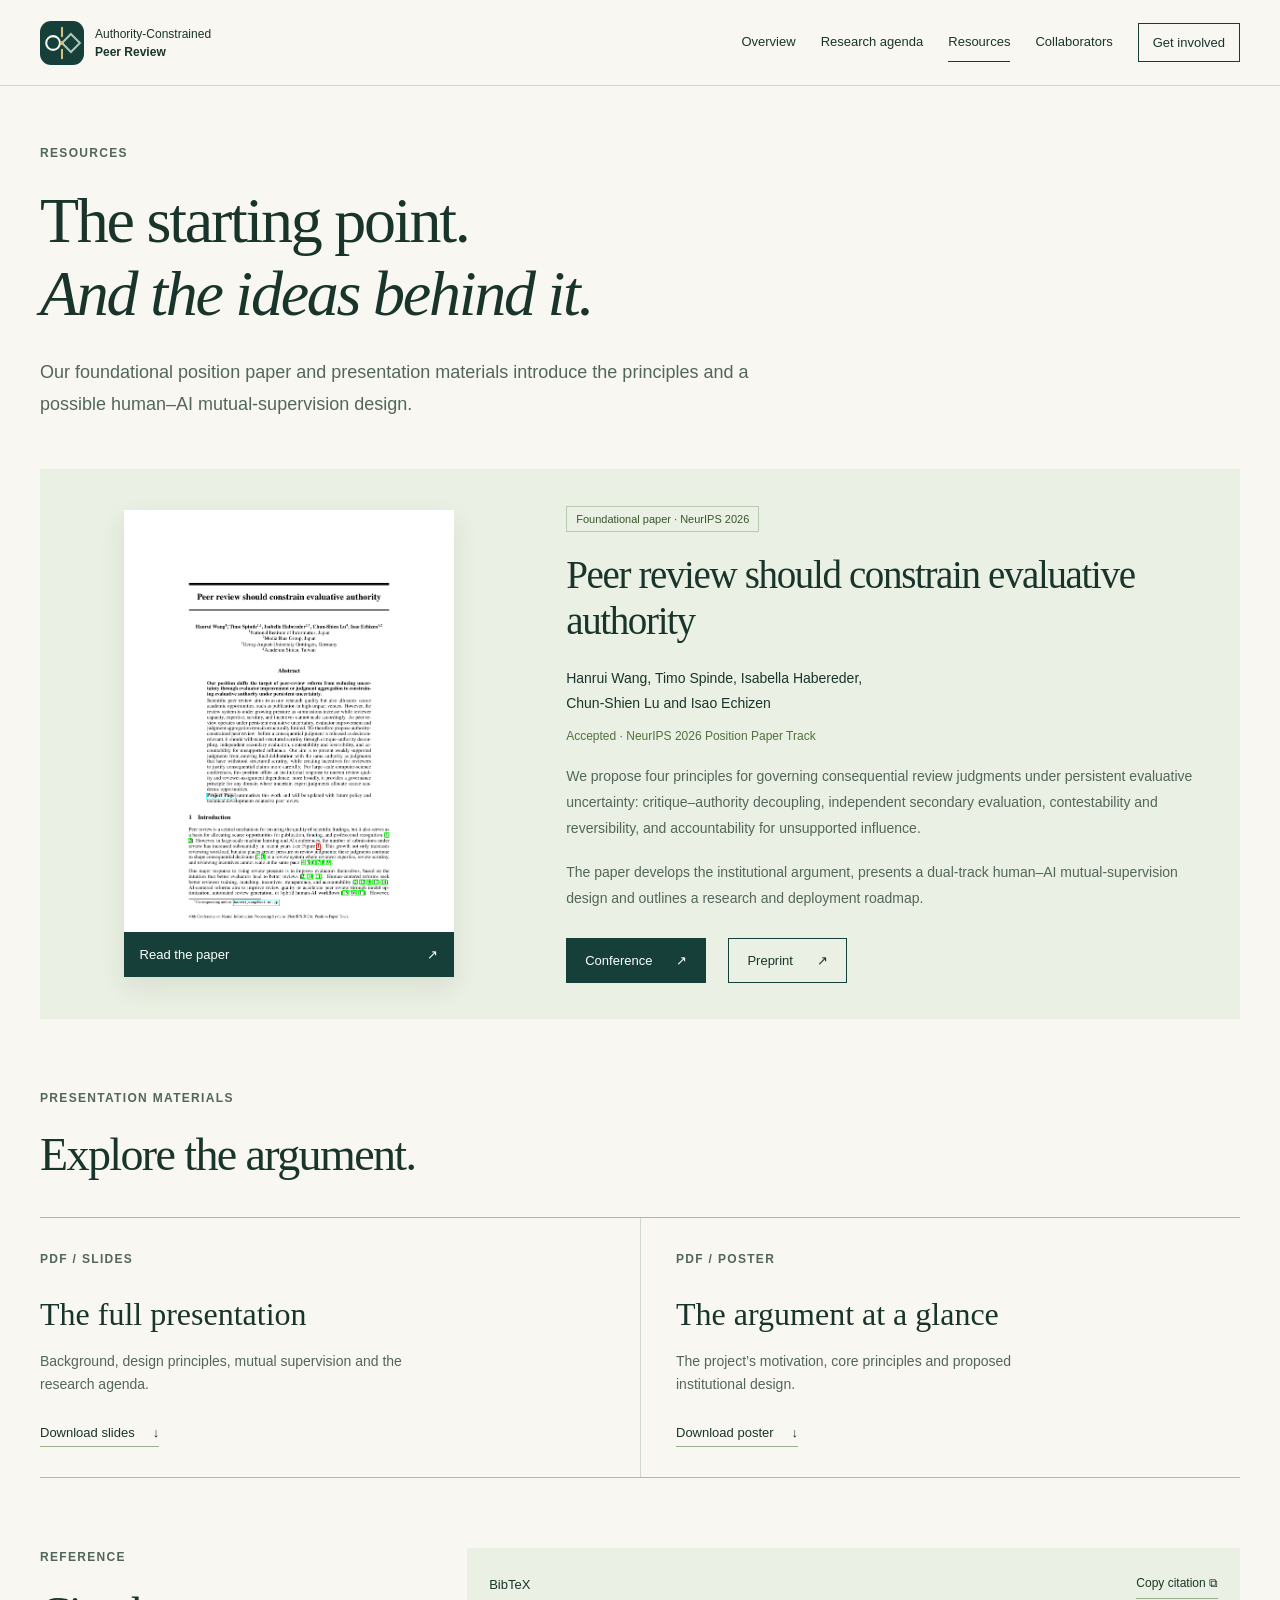
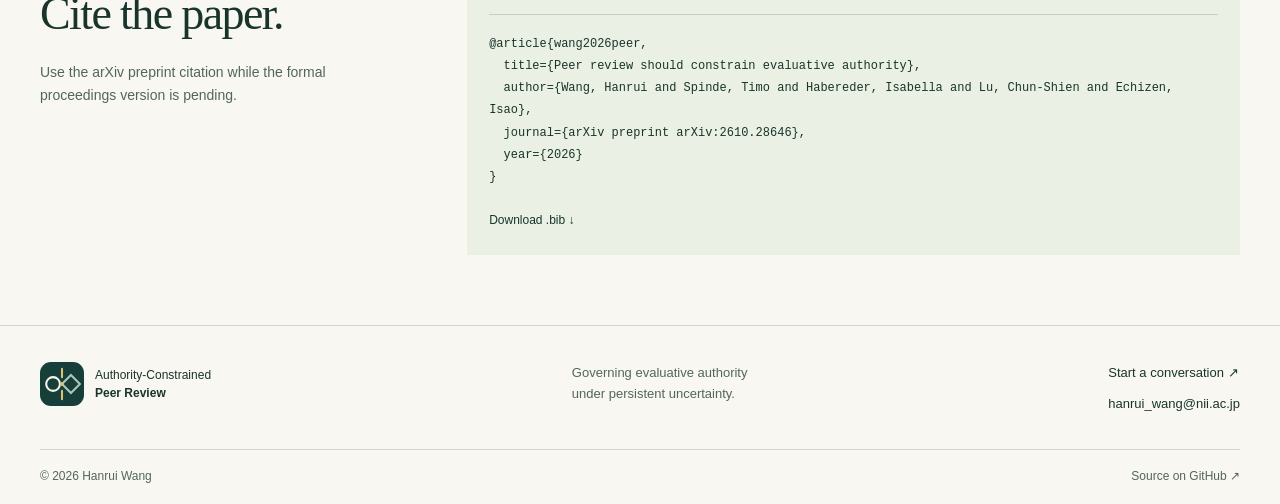
<file: resources.html>
<!doctype html>
<html lang="en"><head><meta charset="utf-8"><meta name="viewport" content="width=device-width,initial-scale=1"><title>Resources | Authority-Constrained Peer Review</title><meta name="description" content="Read the foundational NeurIPS 2026 position paper and explore the project slides, poster and citation."><meta name="theme-color" content="#153f38"><link rel="canonical" href="https://azrealwang.github.io/authority-constrained-peer-review/resources.html"><meta property="og:type" content="website"><meta property="og:title" content="Resources | Authority-Constrained Peer Review"><meta property="og:description" content="Read the foundational NeurIPS 2026 position paper and explore the project slides, poster and citation."><meta property="og:url" content="https://azrealwang.github.io/authority-constrained-peer-review/resources.html"><meta property="og:image" content="https://azrealwang.github.io/authority-constrained-peer-review/assets/social.png"><meta name="twitter:card" content="summary_large_image"><link rel="icon" href="assets/favicon.svg" type="image/svg+xml"><link rel="stylesheet" href="assets/site.css?v=7"></head><body><a class="skip" href="#main">Skip to content</a><header class="header"><div class="container header-inner"><a class="brand" href="index.html" aria-label="Authority-Constrained Peer Review home"><svg class="brand-mark" viewBox="0 0 64 64" aria-hidden="true"><rect width="64" height="64" rx="16" fill="#153f38"/><circle cx="19" cy="32" r="10" fill="none" stroke="#f7f6ee" stroke-width="3"/><path d="m45 19 13 13-13 13-13-13Z" fill="none" stroke="#afc6ba" stroke-width="3"/><path d="M32 10v12m0 20v12" fill="none" stroke="#ddbd7b" stroke-width="3" stroke-linecap="round"/><circle cx="32" cy="32" r="3" fill="#ddbd7b"/></svg><span>Authority-Constrained<br><strong>Peer Review</strong></span></a><button class="menu-toggle" aria-expanded="false" aria-controls="navigation">Menu <span aria-hidden="true">＋</span></button><nav id="navigation" aria-label="Main navigation"><a href="index.html">Overview</a><a href="research.html">Research agenda</a><a href="resources.html" aria-current="page">Resources</a><a href="index.html#collaborators">Collaborators</a><a href="community.html">Get involved</a></nav></div></header><main id="main">
<section class="page-hero container"><p class="eyebrow">Resources</p><h1>The starting point.<br><em>And the ideas behind it.</em></h1><p class="page-deck">Our foundational position paper and presentation materials introduce the principles and a possible human–AI mutual-supervision design.</p></section>
<section class="container paper-feature" id="paper"><a href="assets/materials/paper.pdf" class="paper-cover" target="_blank" rel="noopener"><img src="assets/paper-preview.png" alt="First page of Peer review should constrain evaluative authority" width="640" height="828"><span>Read the paper <span aria-hidden="true">↗</span></span></a><div class="paper-info"><span class="tag">Foundational paper · NeurIPS 2026</span><h2><a href="assets/materials/paper.pdf" target="_blank" rel="noopener">Peer review should constrain evaluative authority</a></h2><p class="authors">Hanrui Wang, Timo Spinde, Isabella Habereder,<br>Chun-Shien Lu and Isao Echizen</p><p class="paper-venue">Accepted · NeurIPS 2026 Position Paper Track</p><p>We propose four principles for governing consequential review judgments under persistent evaluative uncertainty: critique–authority decoupling, independent secondary evaluation, contestability and reversibility, and accountability for unsupported influence.</p><p>The paper develops the institutional argument, presents a dual-track human–AI mutual-supervision design and outlines a research and deployment roadmap.</p><div class="actions"><a class="button primary" href="https://neurips.cc/virtual/2026/poster/140021" target="_blank" rel="noopener noreferrer">Conference <span aria-hidden="true">↗</span></a><a class="button outline" href="https://arxiv.org/abs/2610.28646" target="_blank" rel="noopener noreferrer">Preprint <span aria-hidden="true">↗</span></a></div></div></section>
<section class="section container"><div class="section-intro"><p class="eyebrow">Presentation materials</p><h2>Explore the argument.</h2></div><div class="material-grid"><a class="material" href="assets/materials/slides.pdf" download><span class="file-kind">PDF / Slides</span><h3>The full presentation</h3><p>Background, design principles, mutual supervision and the research agenda.</p><span class="text-link">Download slides <span aria-hidden="true">↓</span></span></a><a class="material" href="assets/materials/poster.pdf" download><span class="file-kind">PDF / Poster</span><h3>The argument at a glance</h3><p>The project’s motivation, core principles and proposed institutional design.</p><span class="text-link">Download poster <span aria-hidden="true">↓</span></span></a></div></section>
<section class="section container citation-section" id="citation"><div><p class="eyebrow">Reference</p><h2>Cite the paper.</h2><p>Use the arXiv preprint citation while the formal proceedings version is pending.</p></div><div class="citation-box"><div><span>BibTeX</span><button class="copy-button" data-copy="bibtex">Copy citation <span aria-hidden="true">⧉</span></button></div><pre id="bibtex"><code>@article{wang2026peer,
  title={Peer review should constrain evaluative authority},
  author={Wang, Hanrui and Spinde, Timo and Habereder, Isabella and Lu, Chun-Shien and Echizen, Isao},
  journal={arXiv preprint arXiv:2610.28646},
  year={2026}
}</code></pre><a href="assets/materials/citation.bib" download>Download .bib <span aria-hidden="true">↓</span></a></div></section></main><footer class="footer"><div class="container footer-top"><a class="brand" href="index.html"><svg class="brand-mark" viewBox="0 0 64 64" aria-hidden="true"><rect width="64" height="64" rx="16" fill="#153f38"/><circle cx="19" cy="32" r="10" fill="none" stroke="#f7f6ee" stroke-width="3"/><path d="m45 19 13 13-13 13-13-13Z" fill="none" stroke="#afc6ba" stroke-width="3"/><path d="M32 10v12m0 20v12" fill="none" stroke="#ddbd7b" stroke-width="3" stroke-linecap="round"/><circle cx="32" cy="32" r="3" fill="#ddbd7b"/></svg><span>Authority-Constrained<br><strong>Peer Review</strong></span></a><p>Governing evaluative authority<br>under persistent uncertainty.</p><div><a href="community.html">Start a conversation <span aria-hidden="true">↗</span></a><a data-email href="mailto:hanrui_wang@nii.ac.jp">hanrui_wang@nii.ac.jp</a></div></div><div class="container footer-bottom"><span>© 2026 Hanrui Wang</span><a href="https://github.com/azrealwang/authority-constrained-peer-review" data-repo>Source on GitHub <span aria-hidden="true">↗</span></a></div></footer><div class="toast" role="status" aria-live="polite"></div><script src="assets/config.js?v=2"></script><script src="assets/site.js?v=5"></script></body></html>
</file>
<file: assets/site.css>
:root{--ink:#19352b;--green:#153f38;--paper:#f8f7f2;--soft:#edf1e8;--muted:#53665b;--line:#cfd8c9;--gold:#a77b30;--serif:Georgia,'Times New Roman',serif;--sans:Arial,Helvetica,sans-serif}
*{box-sizing:border-box}html{scroll-padding-top:100px}body{margin:0;background:var(--paper);color:var(--ink);font:16px/1.65 var(--sans)}a{color:inherit;text-decoration:none}button{font:inherit;color:inherit;cursor:pointer}img{display:block;max-width:100%}svg{display:block}h1,h2,h3,p{margin:0}h1,h2,h3{font-weight:400;line-height:1.15}h1,h2{font-family:var(--serif);letter-spacing:-.035em}h1{font-size:64px}h2{font-size:46px}h3{font-size:22px}p+p{margin-top:18px}a:focus-visible,button:focus-visible,summary:focus-visible{outline:3px solid #a27934;outline-offset:4px}::selection{background:#d7e3d0}[hidden]{display:none!important}.container{width:min(1200px,calc(100% - 80px));margin-inline:auto;min-width:0}.section{padding-block:70px}.eyebrow,.num,.file-kind{font-size:12px;letter-spacing:.11em;text-transform:uppercase;color:var(--muted);font-weight:600}.eyebrow{margin-bottom:20px}.section-intro{margin-bottom:35px}.section-top{display:flex;justify-content:space-between;gap:40px;align-items:end;margin-bottom:35px}.section-summary{max-width:350px;color:var(--muted);font-size:15px;line-height:1.8}.actions{display:flex;align-items:center;gap:22px;flex-wrap:wrap;margin-top:26px}.button{display:inline-flex;align-items:center;justify-content:space-between;gap:24px;padding:11px 18px;min-height:45px;border:1px solid var(--green);font-size:13px;line-height:1.5}.button.primary{background:var(--green);color:#fff}.button.outline{background:transparent}.button.light{background:var(--paper);color:var(--green);border-color:var(--paper)}.button:hover{filter:brightness(.94)}.text-link{display:inline-flex;align-items:center;gap:18px;border-bottom:1px solid #9bb18d;padding-bottom:3px;font-size:13px}.text-link:hover{color:#527046}.tag{display:inline-block;font-size:11px;line-height:1.5;padding:4px 9px;border:1px solid #b9cbb0;color:#38582b}.copy-button{background:none;border:0;border-bottom:1px solid #9aaf8f;padding:4px 0;font-size:12px}.skip{position:fixed;top:-80px;left:16px;padding:10px 20px;background:var(--green);color:white;z-index:100}.skip:focus{top:10px}
/* Shared chrome */
.header{height:86px;position:sticky;top:0;z-index:20;background:var(--paper);border-bottom:1px solid var(--line)}.header-inner{height:100%;display:flex;align-items:center;justify-content:space-between;gap:20px}.brand{display:flex;align-items:center;gap:11px;flex-shrink:0;font-size:12px;line-height:1.5}.brand-mark{width:44px;height:44px;flex-shrink:0}.brand strong{font-weight:600}nav{display:flex;align-items:center;gap:25px}nav a{font-size:13px;padding-block:8px;border-bottom:1px solid transparent}nav a[aria-current]{border-color:var(--green)}nav a:last-child{border:1px solid var(--green);padding:8px 14px}nav a:hover{color:#5e7951}.menu-toggle{display:none}.footer{border-top:1px solid var(--line);padding-top:36px}.footer-top{display:flex;align-items:start;justify-content:space-between;gap:30px;padding-bottom:35px}.footer-top>p{font-size:13px;color:var(--muted)}.footer-top>div{display:grid;gap:10px;font-size:13px}.footer-bottom{display:flex;justify-content:space-between;gap:20px;border-top:1px solid var(--line);padding-block:17px;font-size:12px;color:var(--muted)}.toast{position:fixed;left:50%;bottom:25px;transform:translateX(-50%);padding:10px 20px;background:var(--green);color:white;font-size:13px;opacity:0;pointer-events:none;z-index:40}.toast.visible{opacity:1}
/* Overview */
.position-hero{display:grid;grid-template-columns:1fr 1fr;gap:50px;align-items:center;padding-block:58px}.position-hero h1{font-size:clamp(48px,4.8vw,68px);line-height:1.1}.position-hero .eyebrow{font-size:11px}.position-hero-lead{font-size:19px;line-height:1.7;margin-top:25px}.position-hero-description{font-size:14px;line-height:1.85;color:var(--muted);margin-top:17px;max-width:495px}.power-figure{border:1px solid #c4d1ba;border-radius:7px;background:var(--soft);padding:21px}.power-figure .eyebrow{font-size:10px;margin-bottom:10px}.power-figure h2{font-family:var(--sans);font-size:21px;font-weight:500;line-height:1.35;letter-spacing:-.015em}.power-graph{height:195px;position:relative;margin-block:5px}.power-graph>svg{position:absolute;inset:0;width:100%;height:100%;overflow:visible}.power-graph path{fill:none;stroke-width:1.6;marker-start:url(#game-arrow);marker-end:url(#game-arrow)}.power-graph marker path{marker-start:none;marker-end:none}.author-edge{stroke:#44768a}.decision-edge{stroke:#43805b}.scrutiny-edge{stroke:#a67b34;stroke-dasharray:4 4}.power-node{position:absolute;transform:translate(-50%,-50%);text-align:center;border:1px solid #aebfa5;border-radius:6px;background:#fafbf5;padding:9px 7px;width:125px;color:#19352b}.power-node strong{display:block;font-size:14px;font-weight:600;line-height:1.4}.power-node>span{display:block;font-size:11px;line-height:1.4;color:#4e6454;margin-top:4px}.node-author{left:12%;top:50%;width:108px;border-color:#8baaba}.node-supervisor{left:50%;top:18%;width:145px;border-color:#b79b69}.node-critic{left:50%;top:82%;width:145px;border-color:#b79b69}.node-chair{left:88%;top:50%;width:110px;border-color:#87b092}.power-legends{display:flex;flex-wrap:wrap;gap:6px 20px;font-size:11px;line-height:1.5}.power-legends>span{display:flex;align-items:center;gap:8px}.power-legends i{height:7px;width:7px;flex-shrink:0;border-radius:50%;background:#44768a}.power-legends>span+span i{background:#43805b}.power-caption{font-size:12px;line-height:1.7;color:#415b4b;border-top:1px solid #c4d1ba;margin-top:13px;padding-top:12px}.position-layout{display:grid;grid-template-columns:1.2fr .8fr;gap:75px;align-items:start}.position-lead>p{font-size:17px;line-height:1.85}.position-lead>p+p{font-size:15px;color:var(--muted)}.position-lead>.text-link{margin-top:22px}.position-aside{border-left:2px solid #99b18b;padding-left:26px}.position-aside blockquote{font:29px/1.4 var(--serif);letter-spacing:-.02em;margin:0}.position-aside>p{font-size:13px;color:var(--muted);margin-top:22px}.principles{display:grid;grid-template-columns:repeat(4,1fr);gap:26px;margin-top:50px}.principle{border-top:1px solid #98ad8d;padding-top:18px}.principle .num{color:#597b49}.principle h3{font:24px/1.2 var(--serif);margin-top:18px}.principle p{font-size:13px;line-height:1.85;color:var(--muted);margin-top:15px}.agenda-section{background:#e9eee4;border-block:1px solid var(--line)}.agenda-preview{display:grid;grid-template-columns:repeat(3,1fr);border-block:1px solid #adbea0;margin-block:32px}.agenda-preview>a{position:relative;padding:25px 28px 25px 0}.agenda-preview>a+a{border-left:1px solid #adbea0;padding-left:28px}.agenda-preview .num{font-size:10px}.agenda-preview h3{font:31px/1.25 var(--serif);letter-spacing:-.02em;margin-top:25px}.agenda-preview p{font-size:13px;line-height:1.8;color:var(--muted);max-width:280px;margin-top:18px;padding-bottom:45px}.round-arrow{display:grid;place-items:center;position:absolute;right:24px;bottom:22px;border:1px solid #9caf8e;border-radius:50%;width:32px;height:32px}.agenda-preview>a:hover .round-arrow{background:var(--green);color:white}.news-section{display:grid;grid-template-columns:.65fr 1.35fr;gap:65px}.news-list article{display:grid;grid-template-columns:110px 1fr;gap:25px;border-top:1px solid var(--line);padding:23px 0}.news-list article:last-child{border-bottom:1px solid var(--line)}.news-date{font-size:12px;color:var(--muted);padding-top:4px}.news-list h3{font-size:18px;line-height:1.5;margin-top:12px}.news-list p{font-size:13px;color:var(--muted);margin-top:8px}.team-section{background:#eef0e8;border-block:1px solid var(--line)}.team-grid{display:grid;grid-template-columns:repeat(5,minmax(0,1fr));gap:22px}.portrait-link{display:block;aspect-ratio:4/4.6;overflow:hidden;background:#dce4d6}.portrait-link>img{width:100%;height:100%;object-fit:cover;object-position:center 30%}.person h3{font-size:17px;line-height:1.4;margin-top:17px}.person h3 span{font-size:12px}.person>p{font-size:13px;line-height:1.6;color:var(--muted);margin-top:8px;min-height:41px}.person-role{display:block;font-size:12px;line-height:1.6;color:#526b46;margin-top:10px}.group-connections{margin-top:38px;border-top:1px solid #c5d0bc;padding-top:27px}.group-connections>.eyebrow{font-size:12px}.group-grid{display:grid;grid-template-columns:1fr 1fr;gap:28px}.group-link{display:flex;align-items:center;gap:22px;border:1px solid #c8d3bf;border-radius:5px;padding:22px;background:#f6f7f0;min-width:0}.official-logo{display:flex;align-items:center;justify-content:center;width:155px;height:90px;flex-shrink:0;background:transparent}.official-logo>img{width:100%;height:100%;object-fit:contain}.official-logo>img[src$="mbg.png"]{mix-blend-mode:multiply;clip-path:inset(1px)}.group-link h3{font:23px/1.25 var(--serif)}.group-link h3 span{font-size:15px}.group-link p{font-size:14px;color:var(--muted);margin-top:8px}.group-link div>span{display:block;font-size:13px;color:#566f49;margin-top:10px}.invitation{text-align:center;padding-block:75px}.invitation>p:not(.eyebrow){font-size:15px;color:var(--muted);margin-top:22px}.invitation .button{margin-top:26px;min-width:160px}
/* Research agenda */
.page-hero{padding-block:58px 48px}.page-hero h1{font-size:clamp(46px,5vw,72px)}.page-deck{font-size:18px;color:var(--muted);line-height:1.8;max-width:760px;margin-top:25px}.editorial-note{max-width:770px;border-left:2px solid #91aa81;padding:8px 22px;margin-top:30px}.editorial-note strong{font-size:14px}.editorial-note p{font-size:13px;color:var(--muted);margin-top:8px}.agenda-layout{display:grid;grid-template-columns:240px minmax(0,1fr);gap:55px;align-items:start;padding-bottom:25px}.agenda-nav{position:sticky;top:115px;display:grid}.agenda-nav .eyebrow{font-size:11px;margin-bottom:18px}.agenda-nav>a{display:flex;gap:12px;font-size:12px;line-height:1.6;padding-block:12px;border-top:1px solid var(--line)}.agenda-nav>a span{color:#648151}.agenda-nav .agenda-contact{display:block;margin-top:18px}.objective{display:grid;grid-template-columns:65px minmax(0,1fr);gap:24px;padding-block:30px 35px;border-top:1px solid #b0c0a6}.objective-number{font:34px/1.2 var(--serif);color:#5b7b48}.objective-number span{display:block;font:9px/1.5 var(--sans);text-transform:uppercase;letter-spacing:.04em;margin-top:9px}.objective h2{font-size:33px;line-height:1.2}.objective-sub{font-size:13px;color:#587247;margin-top:12px}.objective-question{font-size:15px;line-height:1.85;color:var(--muted);margin-top:21px}details{margin-top:22px}summary{display:flex;align-items:center;justify-content:space-between;gap:15px;list-style:none;cursor:pointer;padding-block:10px;border-block:1px solid var(--line);font-size:13px}summary::-webkit-details-marker{display:none}summary>span{font-size:21px;color:#567646}details[open] summary>span{transform:rotate(45deg)}.objective-details{font-size:14px;color:var(--muted);padding-top:14px}.objective-details ul{padding-left:20px;line-height:1.85}.objective-details li+li{margin-top:8px}.detail-columns{display:grid;grid-template-columns:1fr 1fr;gap:25px;margin-block:22px}.detail-columns h3{font-size:13px;font-weight:600;color:var(--ink);margin-bottom:9px}.detail-columns p{font-size:13px;line-height:1.8}.dark-callout{background:var(--green);color:var(--paper);padding-block:55px}.dark-callout .eyebrow{color:#c4d4b9}.dark-callout h2{font-size:43px}.dark-callout p:not(.eyebrow){font-size:15px;line-height:1.8;max-width:700px;margin-top:20px;color:#d4dfca}.dark-callout .button{margin-top:25px}
/* Mutual supervision: one component, only on the agenda page. */
.compact-demo-section{padding-block:28px}.compact-demo-intro{display:flex;align-items:end;justify-content:space-between;gap:30px;margin-bottom:16px}.compact-demo-intro .eyebrow{font-size:11px;margin-bottom:8px}.compact-demo-intro h2{font-size:33px}.compact-demo-intro>p{font-size:13px;color:var(--muted);max-width:250px}.compact-demo{border:1px solid #b4c6a7;border-radius:6px;overflow:hidden;background:#eef2e9}.demo-top{display:flex;align-items:center;justify-content:space-between;gap:15px;background:var(--green);color:#e3ecdb;padding:8px 16px}.demo-top>span{font-size:10px;letter-spacing:.1em}.demo-controls{display:flex;align-items:center;gap:15px}.demo-controls button{background:transparent;border:0;color:inherit;padding:5px 0;font-size:12px}.demo-steps{display:grid;grid-template-columns:repeat(3,minmax(0,1fr));padding-inline:14px;background:#fafbf5;border-bottom:1px solid #c7d4be}.demo-steps button{display:flex;align-items:center;justify-content:center;gap:8px;line-height:1.4;background:none;border:0;border-bottom:2px solid transparent;padding:10px 4px;font-size:13px;color:#506b41}.demo-steps button>span{display:grid;place-items:center;width:21px;height:21px;flex-shrink:0;border:1px solid #b8cba9;border-radius:50%;font-size:11px}.demo-steps button[aria-current]{border-color:#567a42;color:#254a28}.demo-steps button[aria-current]>span{background:#315b32;border-color:#315b32;color:white}.compact-flow{padding:12px 16px 10px}.compact-track-labels{display:grid;grid-template-columns:1fr 1fr;gap:12px;margin-bottom:9px}.compact-track-labels>span{font-size:10px;letter-spacing:.06em;color:#4d6c3c;padding-left:9px;border-left:2px solid #8ca778}.compact-track-labels>span+span{color:#426a61;border-color:#83aaa0}.critique-row{display:grid;grid-template-columns:repeat(4,minmax(0,1fr));gap:12px}.source-ai{grid-column:span 2}.mini-card{background:#fffef9;border:1px solid #c4d4b8;border-radius:4px;padding:11px 12px;min-width:0}.mini-actor{display:flex;align-items:center;gap:8px}.mini-badge{width:24px;height:24px;display:grid;place-items:center;flex-shrink:0;border-radius:5px;font-size:10px}.mini-badge.ai{background:#e4edd9;color:#4d6b39}.mini-badge.human{background:#e1ece7;color:#3e6e5d}.mini-actor h3{font-size:12px;line-height:1.35;font-weight:600}.mini-card>p{font-size:12px;line-height:1.6;margin-top:8px}.no-recommendation,.mini-source{display:block;font-size:10px;line-height:1.5;color:#596e4b;margin-top:6px}.split-arrows,.merge-arrows{height:20px}.split-arrows svg,.merge-arrows svg{width:100%;height:100%}.split-arrows path,.merge-arrows path{stroke:#829f6c;stroke-width:1.4;fill:none;vector-effect:non-scaling-stroke}.scrutiny-row{display:grid;grid-template-columns:repeat(4,minmax(0,1fr));gap:12px}.mini-card .mini-rating{font-size:13px;line-height:1.4;color:#3b612b;font-weight:600;margin-top:9px}.mini-card .mini-scrutiny{font-size:12px;line-height:1.6;margin-top:5px}.compact-decision{display:flex;align-items:center;gap:18px;background:var(--green);color:#eff3e9;border:1px solid #5f8053;border-radius:4px;padding:12px 15px;min-height:68px}.decision-badge{font:22px/1.3 var(--serif);color:#f1dba5;white-space:nowrap;border-right:1px solid #7b9672;padding-right:18px}.compact-decision>p{font-size:12px;line-height:1.7;color:#dbe5d1;max-width:430px}.compact-decision>div{margin-left:auto;border-left:1px solid #7b9672;padding-left:18px;flex-shrink:0}.compact-decision>div>span{display:block;font-size:10px;color:#cedec0}.compact-decision>div>strong{display:block;font:21px/1.3 var(--serif);color:#f6e7bd;margin-top:3px}.compact-demo-caption{display:flex;align-items:center;justify-content:space-between;gap:18px;padding:9px 16px;border-top:1px solid #c9d7bf;background:#fafbf5}.compact-demo-caption>p{font-size:12px;line-height:1.7;color:#3e5c2f}.compact-demo-caption>span{font-size:10px;line-height:1.6;color:#5e7350;white-space:nowrap}.scrutiny-row,.split-arrows,.merge-arrows,.compact-decision{visibility:hidden;opacity:0;transition:opacity .35s}.compact-demo[data-phase="1"] .scrutiny-row,.compact-demo[data-phase="2"] .scrutiny-row,.compact-demo[data-phase="1"] .split-arrows,.compact-demo[data-phase="2"] .split-arrows,.compact-demo[data-phase="2"] .merge-arrows,.compact-demo[data-phase="2"] .compact-decision{visibility:visible;opacity:1}.compact-demo[data-phase="2"] .compact-decision{box-shadow:0 0 0 2px #d4c38566}
/* Resources */
.paper-feature{display:grid;grid-template-columns:minmax(0,.8fr) minmax(0,1.2fr);gap:65px;align-items:center;padding:36px;background:#eaf0e3}.paper-cover{display:block;position:relative;width:100%;max-width:330px;margin-inline:auto;box-shadow:0 10px 24px #26442418}.paper-cover>img{width:100%;height:auto}.paper-cover>span{display:flex;justify-content:space-between;gap:20px;position:absolute;bottom:0;left:0;right:0;background:var(--green);color:white;font-size:13px;padding:12px 16px}.paper-info h2{font-size:39px;line-height:1.18;margin-top:20px}.paper-info h2 a:hover{text-decoration:underline;text-decoration-thickness:1px;text-underline-offset:5px}.paper-info .authors{font-size:14px;line-height:1.8;margin-top:22px}.paper-venue{font-size:12px;color:#52713e;margin-top:10px}.paper-info>p:not(.authors):not(.paper-venue){font-size:14px;line-height:1.85;color:var(--muted);margin-top:18px}.material-grid{display:grid;grid-template-columns:1fr 1fr;border-block:1px solid #a9bd9b}.material{display:block;padding:27px 35px 30px 0}.material+.material{border-left:1px solid var(--line);padding-left:35px}.material h3{font:32px/1.2 var(--serif);margin-top:24px}.material p{font-size:14px;color:var(--muted);max-width:400px;margin-top:17px}.material .text-link{margin-top:25px}.citation-section{padding-top:0;display:grid;grid-template-columns:.65fr 1.35fr;gap:55px}.citation-section>div>p:not(.eyebrow){font-size:14px;color:var(--muted);max-width:300px;margin-top:20px}.citation-box{background:#eaf0e3;padding:22px;min-width:0}.citation-box>div{display:flex;align-items:center;justify-content:space-between;gap:20px;border-bottom:1px solid #c4d3b8;padding-bottom:15px;font-size:13px}.citation-box pre{font:12px/1.85 monospace;white-space:pre-wrap;overflow-wrap:anywhere;margin-block:18px}.citation-box>a{font-size:12px}
/* Collaboration and contact */
.collaboration-grid{display:grid;grid-template-columns:repeat(3,1fr);border-block:1px solid #a6ba98}.collaboration-grid article{padding:28px 28px 30px 0}.collaboration-grid article+article{border-left:1px solid var(--line);padding-left:28px}.collaboration-grid .num{font-size:10px}.collaboration-grid h2{font-size:33px;margin-top:26px}.collaboration-grid p{font-size:14px;line-height:1.85;color:var(--muted);margin-top:18px}.collaboration-grid .text-link{margin-top:22px}.contact-section{display:grid;grid-template-columns:1fr 1fr;gap:75px;align-items:center}.contact-section>div>p:not(.eyebrow){font-size:15px;line-height:1.85;color:var(--muted);max-width:440px;margin-top:24px}.contact-card{background:#eaf0e3;padding:30px;min-width:0}.contact-card>.eyebrow{font-size:10px;line-height:1.7}.contact-person{display:flex;align-items:center;gap:18px;margin-bottom:24px}.contact-person>img{width:76px;height:76px;object-fit:cover;border-radius:50%}.contact-person h3{font:27px/1.3 var(--serif)}.contact-person p{font-size:13px;line-height:1.7;color:var(--muted);margin-top:8px}.contact-card>.contact-email{font-size:21px;line-height:1.6;border-bottom:1px solid #b5c8a6;margin:0;padding-bottom:15px;overflow-wrap:anywhere;color:var(--ink)}.contact-links{display:grid;grid-template-columns:1fr 1fr;gap:10px;margin-top:20px}.contact-links>a{display:flex;align-items:center;justify-content:space-between;gap:12px;padding:11px 13px;border:1px solid #a7bd96;font-size:13px;background:#f8faf1}.contact-links>a:hover{background:var(--green);border-color:var(--green);color:white}.discussion-section{padding-block:60px;background:#eef1e8;border-top:1px solid var(--line)}.discussion-invitation{display:flex;align-items:center;justify-content:space-between;gap:30px;border-block:1px solid #afc39f;padding-block:26px}.discussion-invitation h3{font:28px/1.3 var(--serif)}.discussion-invitation p{font-size:14px;line-height:1.8;color:var(--muted);max-width:650px;margin-top:12px}.discussion-invitation>.button{flex-shrink:0}.discussion-guidance{font-size:12px;color:var(--muted);line-height:1.8;margin-top:22px}.giscus{margin-top:24px}.giscus:empty{margin:0}#discussion-loader{padding-top:25px}#discussion-loader>p{font-size:13px;color:var(--muted)}#discussion-loader .button{margin-top:15px}#comment-status{margin-top:12px}
/* Responsive layout: one source of truth. */
@media(max-width:1050px){.container{width:calc(100% - 56px)}nav{gap:17px}nav a{font-size:12px}.brand{font-size:11px}.position-hero{gap:30px}.position-hero h1{font-size:52px}.position-hero-lead{font-size:17px}.power-figure{padding:17px}.power-graph{height:220px}.power-node{padding:8px 5px}.power-node strong{font-size:12px}.power-node>span{font-size:10px}.node-author{width:92px}.node-chair{width:94px}.node-supervisor,.node-critic{width:130px}.power-figure h2{font-size:19px}.position-layout{gap:45px}.team-grid{gap:18px}.person h3{font-size:15px}.person>p{font-size:12px}.person-role{font-size:11px}.group-grid{grid-template-columns:1fr 1fr}.group-link{gap:17px;padding:18px}.official-logo{width:120px;height:80px}.group-link h3{font-size:21px}.group-link p{font-size:13px}.group-link div>span{font-size:12px}.agenda-layout{grid-template-columns:210px minmax(0,1fr);gap:35px}.objective h2{font-size:30px}.paper-feature{gap:35px;padding:28px}.paper-info h2{font-size:34px}.contact-section{gap:45px}.compact-decision>div>strong{font-size:18px}.compact-decision>p{max-width:330px}.mini-actor h3{font-size:11px}.mini-card{padding:10px}.compact-demo-caption>span{font-size:9px}.compact-demo-caption>p{font-size:11px}.news-section{gap:35px}}
@media(max-width:800px){.container{width:calc(100% - 40px)}.header{height:76px}.brand-mark{width:38px;height:38px}.menu-toggle{display:flex;align-items:center;gap:13px;background:none;border:1px solid #a0b292;padding:7px 12px;font-size:12px}nav{display:none;position:absolute;top:75px;left:0;right:0;background:var(--paper);border-bottom:1px solid var(--line);padding:16px 20px 24px}nav.open{display:grid;gap:4px}nav a{font-size:14px;padding-block:10px}nav a[aria-current]{border-color:transparent;font-weight:600}nav a:last-child{width:max-content;margin-top:6px}.position-hero{grid-template-columns:1fr;gap:30px;padding-block:40px}.position-hero-copy{max-width:650px}.position-hero h1{font-size:60px}.power-figure{width:100%;max-width:570px;margin-inline:auto;padding:20px}.power-figure h2{font-size:21px}.power-graph{height:230px}.power-node strong{font-size:14px}.power-node>span{font-size:11px}.node-author{width:108px}.node-chair{width:110px}.node-supervisor,.node-critic{width:145px}.section{padding-block:52px}h2{font-size:39px}.section-top{display:block;margin-bottom:28px}.section-summary{max-width:100%;margin-top:20px;font-size:14px}.position-layout{grid-template-columns:1fr;gap:28px}.position-aside blockquote{font-size:28px}.position-aside>p{margin-top:15px}.principles{grid-template-columns:1fr 1fr;gap:28px;margin-top:35px}.principle h3{font-size:24px}.agenda-preview h3{font-size:27px}.agenda-preview>a,.agenda-preview>a+a{padding-inline:20px}.agenda-preview>a:first-child{padding-left:0}.news-section{grid-template-columns:1fr;gap:28px}.team-grid{grid-template-columns:repeat(3,minmax(0,1fr));gap:30px 20px}.person h3{font-size:16px}.person>p{min-height:0}.group-grid{gap:20px}.group-link{flex-direction:column;align-items:start;gap:15px}.official-logo{width:160px;height:80px}.group-link h3{font-size:23px}.group-link p{font-size:14px}.group-link div>span{font-size:13px}.page-hero{padding-block:42px 35px}.page-hero h1{font-size:55px}.page-deck{font-size:16px}.agenda-layout{grid-template-columns:175px minmax(0,1fr);gap:26px}.agenda-nav>a{font-size:11px}.objective{grid-template-columns:45px minmax(0,1fr);gap:16px}.objective-number{font-size:30px}.objective-number span{font-size:7px}.objective h2{font-size:28px}.objective-question{font-size:14px}.compact-demo-section{padding-block:25px}.compact-demo-intro{display:block}.compact-demo-intro>p{max-width:none;margin-top:12px}.compact-flow{padding-inline:12px}.mini-card{padding:9px}.critique-row,.scrutiny-row{gap:8px}.mini-actor{gap:6px}.mini-actor h3{font-size:10px}.mini-badge{height:22px;width:22px;font-size:9px}.mini-card>p,.mini-card .mini-scrutiny{font-size:11px}.mini-card .mini-rating{font-size:12px}.no-recommendation,.mini-source{font-size:9px}.compact-decision{gap:12px;padding:11px}.decision-badge{font-size:19px;padding-right:12px}.compact-decision>p{font-size:11px;max-width:230px}.compact-decision>div{padding-left:12px}.compact-decision>div>strong{font-size:17px}.compact-demo-caption>span{white-space:normal;max-width:150px;text-align:right}.paper-feature{gap:30px}.paper-info h2{font-size:30px}.paper-info .authors{font-size:12px}.paper-info>p:not(.authors):not(.paper-venue){font-size:13px}.citation-section{gap:30px}.collaboration-grid h2{font-size:28px}.collaboration-grid article,.collaboration-grid article+article{padding-inline:20px}.collaboration-grid article:first-child{padding-left:0}.collaboration-grid p{font-size:13px}.contact-section{gap:30px}.contact-card{padding:24px}.contact-card>.contact-email{font-size:19px}.contact-links>a{font-size:12px;padding-inline:10px}.footer-top>p{font-size:12px}.footer-top>div{font-size:12px}}
@media(max-width:600px){.position-hero h1{font-size:clamp(42px,10.5vw,59px)}.position-hero-lead{font-size:17px}.position-hero-description{font-size:14px}.position-hero .eyebrow{font-size:10px}.position-hero .actions{gap:18px}.power-figure{padding:16px}.power-figure h2{font-size:19px}.power-graph{height:225px}.power-node strong{font-size:12px}.power-node>span{font-size:9px}.node-author{width:82px;left:12%}.node-chair{width:86px;left:88%}.node-supervisor,.node-critic{width:125px}.power-legends{font-size:10px}.power-caption{font-size:12px}.section{padding-block:45px}h2{font-size:35px}.principles{gap:24px 20px}.principle h3{font-size:22px}.principle p{font-size:13px}.agenda-preview{grid-template-columns:1fr}.agenda-preview>a,.agenda-preview>a+a{padding:23px 0;border-left:none}.agenda-preview>a+a{border-top:1px solid #adbea0}.agenda-preview h3{font-size:30px;margin-top:19px}.agenda-preview p{max-width:82%;padding-bottom:8px}.round-arrow{right:0;bottom:22px}.news-list article{grid-template-columns:1fr;gap:10px}.news-date{font-size:12px}.team-grid{grid-template-columns:1fr 1fr;gap:28px 17px}.person h3{font-size:15px}.person>p{font-size:12px}.person-role{font-size:11px}.group-grid{grid-template-columns:1fr}.group-link{flex-direction:row;align-items:center;gap:18px;padding:17px}.official-logo{width:110px;height:80px}.group-link h3{font-size:20px}.group-link p{font-size:12px}.group-link div>span{font-size:11px}.invitation{padding-block:55px}.invitation>p:not(.eyebrow){font-size:14px}.footer-top{display:grid;grid-template-columns:1fr 1fr;gap:25px}.footer-top .brand{font-size:10px;gap:8px}.footer-top .brand-mark{width:33px;height:33px}.footer-top>div{grid-column:1/-1;display:flex;justify-content:space-between;gap:15px;font-size:11px}.footer-bottom{font-size:10px}.page-hero h1{font-size:clamp(41px,10vw,56px)}.page-deck{font-size:15px}.editorial-note{padding-inline:16px}.editorial-note strong{font-size:13px}.editorial-note p{font-size:12px}.agenda-layout{display:block}.agenda-nav{position:static;grid-template-columns:1fr 1fr;gap:0 17px;margin-bottom:30px}.agenda-nav>.eyebrow{grid-column:1/-1}.agenda-nav>a{font-size:10px;gap:8px}.agenda-nav .agenda-contact{grid-column:1/-1;width:max-content;margin-top:7px}.objective{padding-block:25px 28px;grid-template-columns:38px minmax(0,1fr);gap:14px}.objective-number{font-size:28px}.objective-number span{font-size:6px}.objective h2{font-size:27px}.objective-sub{font-size:12px}.objective-question{font-size:13px;line-height:1.9}summary{font-size:12px}.objective-details{font-size:13px}.detail-columns{grid-template-columns:1fr;gap:20px}.compact-demo-intro h2{font-size:30px}.compact-demo-intro>p{font-size:13px}.demo-top{padding:9px 12px}.demo-top>span{font-size:9px}.demo-controls{gap:12px}.demo-controls button{font-size:11px}.demo-steps{padding-inline:7px}.demo-steps button{font-size:9px;gap:5px;line-height:1.5}.demo-steps button>span{height:18px;width:18px;font-size:9px}.compact-track-labels{grid-template-columns:1fr;gap:7px}.compact-track-labels>span{font-size:9px}.critique-row{grid-template-columns:1fr 1fr;gap:9px}.mini-card{padding:11px}.mini-actor h3{font-size:12px}.mini-badge{width:24px;height:24px;font-size:10px}.mini-card>p,.mini-card .mini-scrutiny{font-size:12px}.mini-card .mini-rating{font-size:12px}.no-recommendation,.mini-source{font-size:10px}.scrutiny-row{grid-template-columns:1fr 1fr;gap:9px}.split-arrows,.merge-arrows{display:none}.compact-demo[data-phase="0"] .scrutiny-row,.compact-demo[data-phase="0"] .compact-decision,.compact-demo[data-phase="1"] .critique-row,.compact-demo[data-phase="1"] .compact-decision,.compact-demo[data-phase="2"] .critique-row,.compact-demo[data-phase="2"] .scrutiny-row{display:none}.compact-demo[data-phase="2"] .compact-track-labels{display:none}.compact-decision{display:block;padding:20px}.decision-badge{display:block;border-right:0;border-bottom:1px solid #7b9672;padding:0 0 12px;font-size:24px}.compact-decision>p{max-width:none;font-size:13px;line-height:1.85;margin-top:15px}.compact-decision>div{border-left:0;border-top:1px solid #7b9672;margin-top:17px;padding:15px 0 0}.compact-decision>div>strong{font-size:23px}.compact-decision>div>span{font-size:11px}.compact-demo-caption{display:block;padding:12px}.compact-demo-caption>p{font-size:12px;line-height:1.8}.compact-demo-caption>span{display:block;max-width:none;text-align:left;margin-top:7px;font-size:10px}.dark-callout{padding-block:45px}.dark-callout h2{font-size:35px}.dark-callout p:not(.eyebrow){font-size:14px}.paper-feature{grid-template-columns:1fr;padding:24px;gap:30px}.paper-cover{max-width:250px}.paper-info h2{font-size:33px}.paper-info .authors{font-size:13px}.paper-info .actions{gap:13px}.material-grid{grid-template-columns:1fr}.material,.material+.material{padding:25px 0;border-left:0}.material+.material{border-top:1px solid var(--line)}.material h3{font-size:30px;margin-top:20px}.material p{font-size:13px}.citation-section{grid-template-columns:1fr;gap:25px;padding-top:0}.citation-box{padding:18px}.citation-box pre{font-size:11px}.collaboration-grid{grid-template-columns:1fr}.collaboration-grid article,.collaboration-grid article+article{padding:25px 0;border-left:0}.collaboration-grid article+article{border-top:1px solid var(--line)}.collaboration-grid h2{font-size:32px;margin-top:20px}.collaboration-grid p{font-size:14px}.contact-section{grid-template-columns:1fr;gap:30px}.contact-section>div>p:not(.eyebrow){font-size:14px}.contact-links>a{font-size:13px}.contact-card>.contact-email{font-size:20px}.discussion-section{padding-block:45px}.discussion-invitation{align-items:start;flex-direction:column;gap:24px}.discussion-invitation h3{font-size:27px}.discussion-invitation p{font-size:13px}.discussion-guidance{font-size:11px}}
@media(max-width:350px){.power-graph{height:210px}.power-node strong{font-size:11px}.power-node>span{font-size:8px}.node-author{width:72px}.node-chair{width:77px}.node-supervisor,.node-critic{width:113px}.power-legends{font-size:9px}.group-link{gap:12px;padding:15px}.official-logo{width:90px}.group-link h3{font-size:18px}.demo-steps button{font-size:8px}.mini-actor h3{font-size:10px}.mini-card .mini-rating{font-size:11px}.mini-card .mini-scrutiny{font-size:11px}.no-recommendation,.mini-source{font-size:9px}.contact-links>a{font-size:12px}}
@media(prefers-reduced-motion:reduce){*,*:before,*:after{animation:none!important;transition:none!important}}
@media print{.header,.footer,.actions,.demo-controls,.demo-steps,.toast,.giscus,#discussion-loader{display:none!important}.container{width:100%}.section,.position-hero,.page-hero{padding-block:20px}.power-figure,.mini-card,.objective{break-inside:avoid}.agenda-nav{display:none}.agenda-layout{display:block}.scrutiny-row,.merge-arrows,.compact-decision,.split-arrows{visibility:visible!important;opacity:1!important}.compact-decision{-webkit-print-color-adjust:exact;print-color-adjust:exact}}

.discussion-list{margin-top:8px}
.discussion-list article{display:grid;grid-template-columns:150px minmax(0,1fr);gap:28px;padding-block:22px;border-top:1px solid #c5d2bc}
.discussion-list article:last-child{border-bottom:1px solid #c5d2bc}
.discussion-list time{font-size:12px;letter-spacing:.04em;color:#4e6857;padding-top:6px}
.discussion-list h3{font-family:var(--serif);font-size:24px;line-height:1.3;letter-spacing:-.03em}
.discussion-list h3 a:hover{color:#0d2b26}
.discussion-list p{margin-top:8px;font-size:14px;line-height:1.7;color:var(--muted)}
.discussion-status{margin-top:22px;font-size:14px;color:var(--muted)}
@media(max-width:680px){.discussion-list article{grid-template-columns:1fr;gap:8px;padding-block:18px}.discussion-list h3{font-size:22px}}
</file>
<file: assets/power-visual.css>
/* Right-hand homepage visualization only: equal reviewer standing, separate powers. */
.power-figure.role-game{padding:19px 20px 15px;background:#eef2e9;position:relative}.role-game-heading{display:flex;align-items:start;justify-content:space-between;gap:12px}.role-game-heading .eyebrow{font-size:10px;letter-spacing:.09em;margin-bottom:8px;color:#4e6857}.role-game-heading h2{font-size:21px;line-height:1.3;letter-spacing:-.015em}.role-game-heading>button{width:27px;height:27px;border:1px solid #a9bda0;border-radius:50%;background:#f8faf4;flex-shrink:0;font-size:12px;line-height:1;color:#385d42;display:grid;place-items:center;margin-top:1px}.role-game-heading>button:hover{background:#dce8d4}.role-game-graph.power-graph{height:215px;margin:6px 0 9px}.role-game-graph .role-line{stroke:#a4b5a2;stroke-width:1.8;fill:none;marker-start:url(#role-arrow);marker-end:url(#role-arrow);transition:stroke .4s,stroke-width .4s}.role-game-graph marker path{marker-start:none;marker-end:none}.role-game-graph .line-reviewers{stroke:#78976a;stroke-dasharray:4 5}.role-node.power-node{padding:9px 6px;border-radius:7px;border:1px solid #aabda0;background:#fafcf7;transition:background .4s,border-color .4s,box-shadow .4s;color:#1d3c2d;text-align:center;transform:translate(-50%,-50%)}.role-node strong{font-size:13px;line-height:1.4;font-weight:600}.role-node>span{font-size:10px;line-height:1.5;color:#4c6551;margin-top:4px}.role-node b{font-weight:600;color:#365339}.role-author{left:10%;top:50%;width:106px}.role-chair{left:90%;top:50%;width:106px}.role-reviewer{left:50%;width:154px}.role-b{top:18%}.role-a{top:82%}.role-separation{position:absolute;left:50%;top:50%;transform:translate(-50%,-50%);background:#eef2e9;padding:5px 10px;text-align:center;border:1px solid #c2cfba;border-radius:20px;font-size:9px;line-height:1.4;color:#617652;letter-spacing:.02em}.role-separation>span{display:block}.role-game-choices{display:grid;grid-template-columns:repeat(3,minmax(0,1fr));gap:6px}.role-game-choices>button{border:1px solid #b9cbb0;border-radius:4px;background:#f9fbf4;color:#4d6941;font-size:10px;line-height:1.5;padding:7px 3px;position:relative}.role-game-choices>button[aria-pressed=true]{background:#315a3c;border-color:#315a3c;color:white}.role-game-choices>button:hover{border-color:#547c45}.role-game-caption{padding-top:12px;margin-top:12px;border-top:1px solid #c5d3bd;min-height:62px}.role-game-caption>p:first-child{font-size:13px;font-weight:600;line-height:1.5;color:#244b31}.role-game-caption>p+p{font-size:12px;line-height:1.7;color:#3e5d45;margin-top:4px}.role-game-note{font-size:10px;line-height:1.7;color:#59704d;margin-top:7px}.role-game-announcement{position:absolute;width:1px;height:1px;margin:-1px;overflow:hidden;clip:rect(0,0,0,0);white-space:nowrap}.role-game[data-alignment="0"] .role-author,.role-game[data-alignment="0"] .role-b,.role-game[data-alignment="1"] .role-author,.role-game[data-alignment="1"] .role-a,.role-game[data-alignment="2"] .role-a,.role-game[data-alignment="2"] .role-b{background:#e2eedb;border-color:#648c54;box-shadow:0 0 0 2px #a7c69825}.role-game[data-alignment="0"] .role-a,.role-game[data-alignment="1"] .role-b,.role-game[data-alignment="2"] .role-chair{background:#fcf7e9;border-color:#b79a55;box-shadow:0 0 0 2px #d7c28430}.role-game[data-alignment="0"] .line-author-b,.role-game[data-alignment="1"] .line-author-a,.role-game[data-alignment="2"] .line-reviewers{stroke:#4e7b3d;stroke-width:2.3}.role-game[data-alignment="0"] .line-author-a,.role-game[data-alignment="0"] .line-reviewers,.role-game[data-alignment="1"] .line-author-b,.role-game[data-alignment="1"] .line-reviewers,.role-game[data-alignment="2"] .line-a-chair,.role-game[data-alignment="2"] .line-b-chair{stroke:#a68339;stroke-dasharray:4 5}.role-game.is-playing[data-alignment="0"] .line-author-a,.role-game.is-playing[data-alignment="0"] .line-reviewers,.role-game.is-playing[data-alignment="1"] .line-author-b,.role-game.is-playing[data-alignment="1"] .line-reviewers,.role-game.is-playing[data-alignment="2"] .line-a-chair,.role-game.is-playing[data-alignment="2"] .line-b-chair{animation:role-challenge 8s linear infinite}@keyframes role-challenge{to{stroke-dashoffset:-90}}
@media(max-width:1050px){.power-figure.role-game{padding-inline:16px}.role-game-heading h2{font-size:19px}.role-game-graph.power-graph{height:205px}.role-reviewer{width:142px}.role-author,.role-chair{width:92px}.role-node strong{font-size:12px}.role-node>span{font-size:9px}.role-game-choices>button{font-size:9px}.role-game-caption>p+p{font-size:11px}.role-game-heading .eyebrow{font-size:9px}}
@media(max-width:800px){.power-figure.role-game{max-width:570px}.role-game-heading h2{font-size:21px}.role-game-graph.power-graph{height:215px}.role-reviewer{width:154px}.role-author,.role-chair{width:106px}.role-node strong{font-size:13px}.role-node>span{font-size:10px}.role-game-choices>button{font-size:10px}.role-game-caption>p+p{font-size:12px}}
@media(max-width:600px){.power-figure.role-game{padding:16px 14px 14px}.role-game-heading h2{font-size:18px}.role-game-heading .eyebrow{font-size:8px}.role-game-heading>button{width:25px;height:25px}.role-game-graph.power-graph{height:210px}.role-reviewer{width:132px}.role-author,.role-chair{width:78px}.role-node strong{font-size:11px}.role-node>span{font-size:9px}.role-node.power-node{padding:8px 4px}.role-separation{font-size:8px;padding:4px 8px}.role-game-choices>button{font-size:9px;padding:7px 3px}.role-game-caption>p:first-child{font-size:12px}.role-game-caption>p+p{font-size:11px}.role-game-note{font-size:9px}}
@media(max-width:350px){.role-reviewer{width:118px}.role-author,.role-chair{width:68px}.role-node strong{font-size:10px}.role-node>span{font-size:8px}.role-game-choices>button{font-size:8px}.role-game-heading h2{font-size:17px}.role-game-heading .eyebrow{letter-spacing:.03em}}
@media(prefers-reduced-motion:reduce){.role-game .role-line{animation:none!important;transition:none!important}.role-node{transition:none!important}}
</file>
